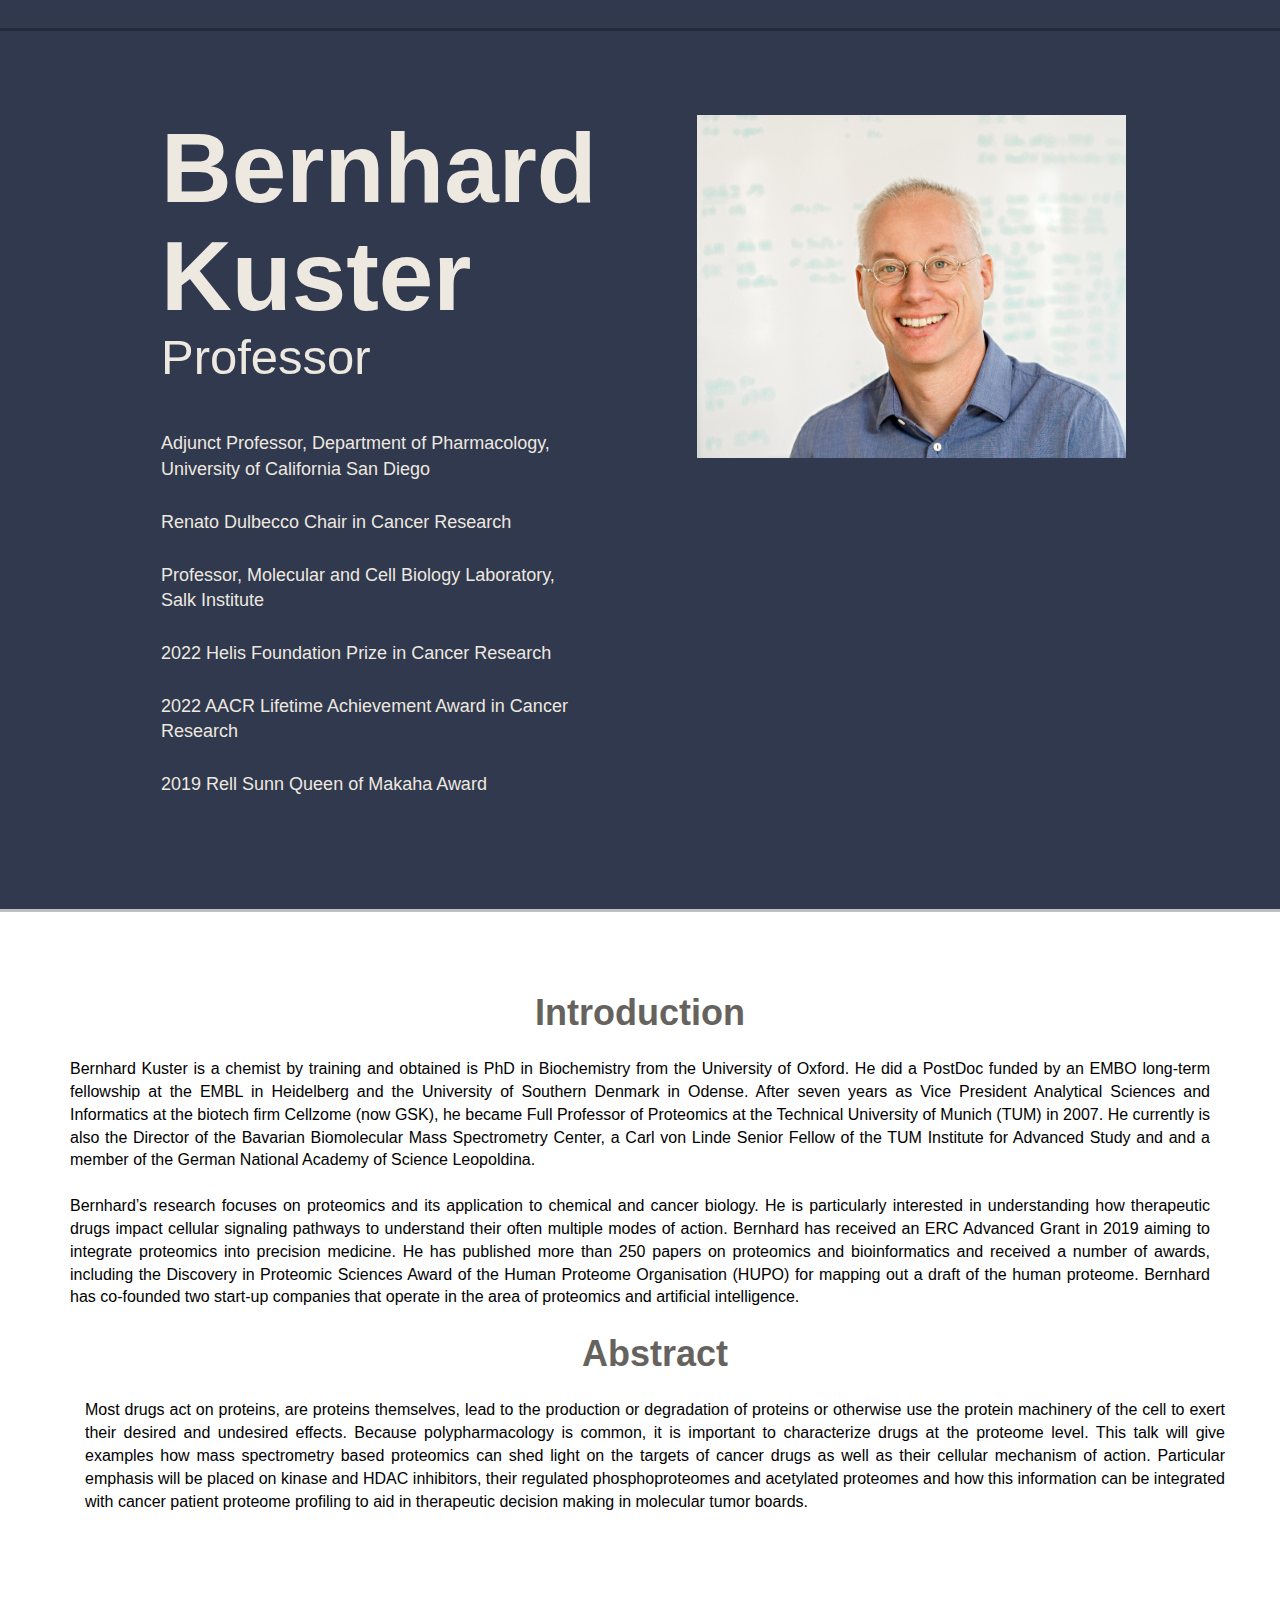
<file: person/Bernhard Kuster.html>
<!DOCTYPE html>
<html>
<head>
  <title>Bernhard Kuster</title>
  <link href="css/bootstrap.css" rel='stylesheet' type='text/css'/>
  <!-- Custom Theme files -->
  <link href="css/style.css" rel="stylesheet" type="text/css" media="all"/>
  <!-- Custom Theme files -->
  <meta name="viewport" content="width=device-width, initial-scale=1" charset="utf-8">
  <script type="application/x-javascript"> addEventListener("load", function () {
    setTimeout(hideURLbar, 0);
  }, false);

  function hideURLbar() {
    window.scrollTo(0, 1);
  } </script>
  <!-- jQuery (necessary for Bootstrap's JavaScript plugins) -->
  <script src="js/jquery.min.js"></script>
  <script type="text/javascript" src="js/move-top.js"></script>
  <script type="text/javascript" src="js/easing.js"></script>
  <script type="text/javascript">
    jQuery(document).ready(function ($) {
      $(".scroll").click(function (event) {
        event.preventDefault();
        $('html,body').animate({scrollTop: $(this.hash).offset().top}, 1200);
      });
    });
  </script>
</head>
<body>
<!-- header-section-starts -->
<div class="header">
  <div class="header-top">
    <div class="container">
    </div>
  </div>

  <div class="index-banner">
    <div class="container">
      <div class="wmuSlider example1">
        <div class="wmuSliderWrapper">
          <article style="position: absolute; width: 100%; opacity: 0;">
            <div class="banner-wrap">
              <div class="bannertop_box">
                <h1 style="font-size: 7em;">Bernhard Kuster<span>Professor</span></h1>
                <label></label>
                <p style="font-size:18px;">Adjunct Professor, Department of Pharmacology, University of California San
                  Diego</p>
                <p style="font-size:18px;">Renato Dulbecco Chair in Cancer Research</p>
                <p style="font-size:18px;">Professor, Molecular and Cell Biology Laboratory, Salk Institute</p>
                <p style="font-size:18px;">2022 Helis Foundation Prize in Cancer Research</p>
                <p style="font-size:18px;">2022 AACR Lifetime Achievement Award in Cancer Research</p>
                <p style="font-size:18px;">2019 Rell Sunn Queen of Makaha Award</p>
              </div>

              <div class="banner_right">
                <a href="javascript:;"><img src="images/BernhardKuster2.jpg" class="img-responsive" alt=""/></a>
              </div>
              <div class="clearfix"></div>
            </div>
          </article>
        </div>

      </div>
      <script src="js/jquery.wmuSlider.js"></script>
      <script>
        $('.example1').wmuSlider();
      </script>
    </div>
  </div>
</div>
<!-- header-section-ends -->
<!-- content-starts -->
<div class="content">
  <!-- about-section-starts -->
  <div class="about-section" id="aboutus">
    <div class="about-section-head text-center">
      <div class="container">
        <h3>Introduction</h3>
        <p style="text-align:justify;font-size:16px;color:#000;">Bernhard Kuster is a chemist by training and obtained is PhD in Biochemistry from the University of Oxford. He did a PostDoc funded by an EMBO long-term fellowship at the EMBL in Heidelberg and the University of Southern Denmark in Odense. After seven years as Vice President Analytical Sciences and Informatics at the biotech firm Cellzome (now GSK), he became Full Professor of Proteomics at the Technical University of Munich (TUM) in 2007. He currently is also the Director of the Bavarian Biomolecular Mass Spectrometry Center, a Carl von Linde Senior Fellow of the TUM Institute for Advanced Study and and a member of the German National Academy of Science Leopoldina.
        <br >
        <br >

        <p style="text-align:justify;font-size:16px;color:#000;">Bernhard’s research focuses on proteomics and its application to chemical and cancer biology. He is particularly interested in understanding how therapeutic drugs impact cellular signaling pathways to understand their often multiple modes of action. Bernhard has received an ERC Advanced Grant in 2019 aiming to integrate proteomics into precision medicine. He has published more than 250 papers on proteomics and bioinformatics and received a number of awards, including the Discovery in Proteomic Sciences Award of the Human Proteome Organisation (HUPO) for mapping out a draft of the human proteome. Bernhard has co-founded two start-up companies that operate in the area of proteomics and artificial intelligence.</p>
        <div class="container">
          <h3>Abstract</h3>
          <p style="text-align:justify;font-size:16px;color:#000;">Most drugs act on proteins, are proteins themselves, lead to the production or degradation of proteins or otherwise use the protein machinery of the cell to exert their desired and undesired effects. Because polypharmacology is common, it is important to characterize drugs at the proteome level. This talk will give examples how mass spectrometry based proteomics can shed light on the targets of cancer drugs as well as their cellular mechanism of action. Particular emphasis will be placed on kinase and HDAC inhibitors, their regulated phosphoproteomes and acetylated proteomes and how this information can be integrated with cancer patient proteome profiling to aid in therapeutic decision making in molecular tumor boards.</p>
          <br/>

        </div>
        <div class="col-md-3 about-section-bottom-left-grid">
          <h4>Hobby</h4>
        </div>
        <div class="col-md-9 about-section-bottom-right-grid">
          <p>Music | Movies | Sport | Art | Photography</p>
        </div>
        <div class="clearfix"></div>
      </div>
    </div>
  </div>
</div>
</body>
</html>
</file>
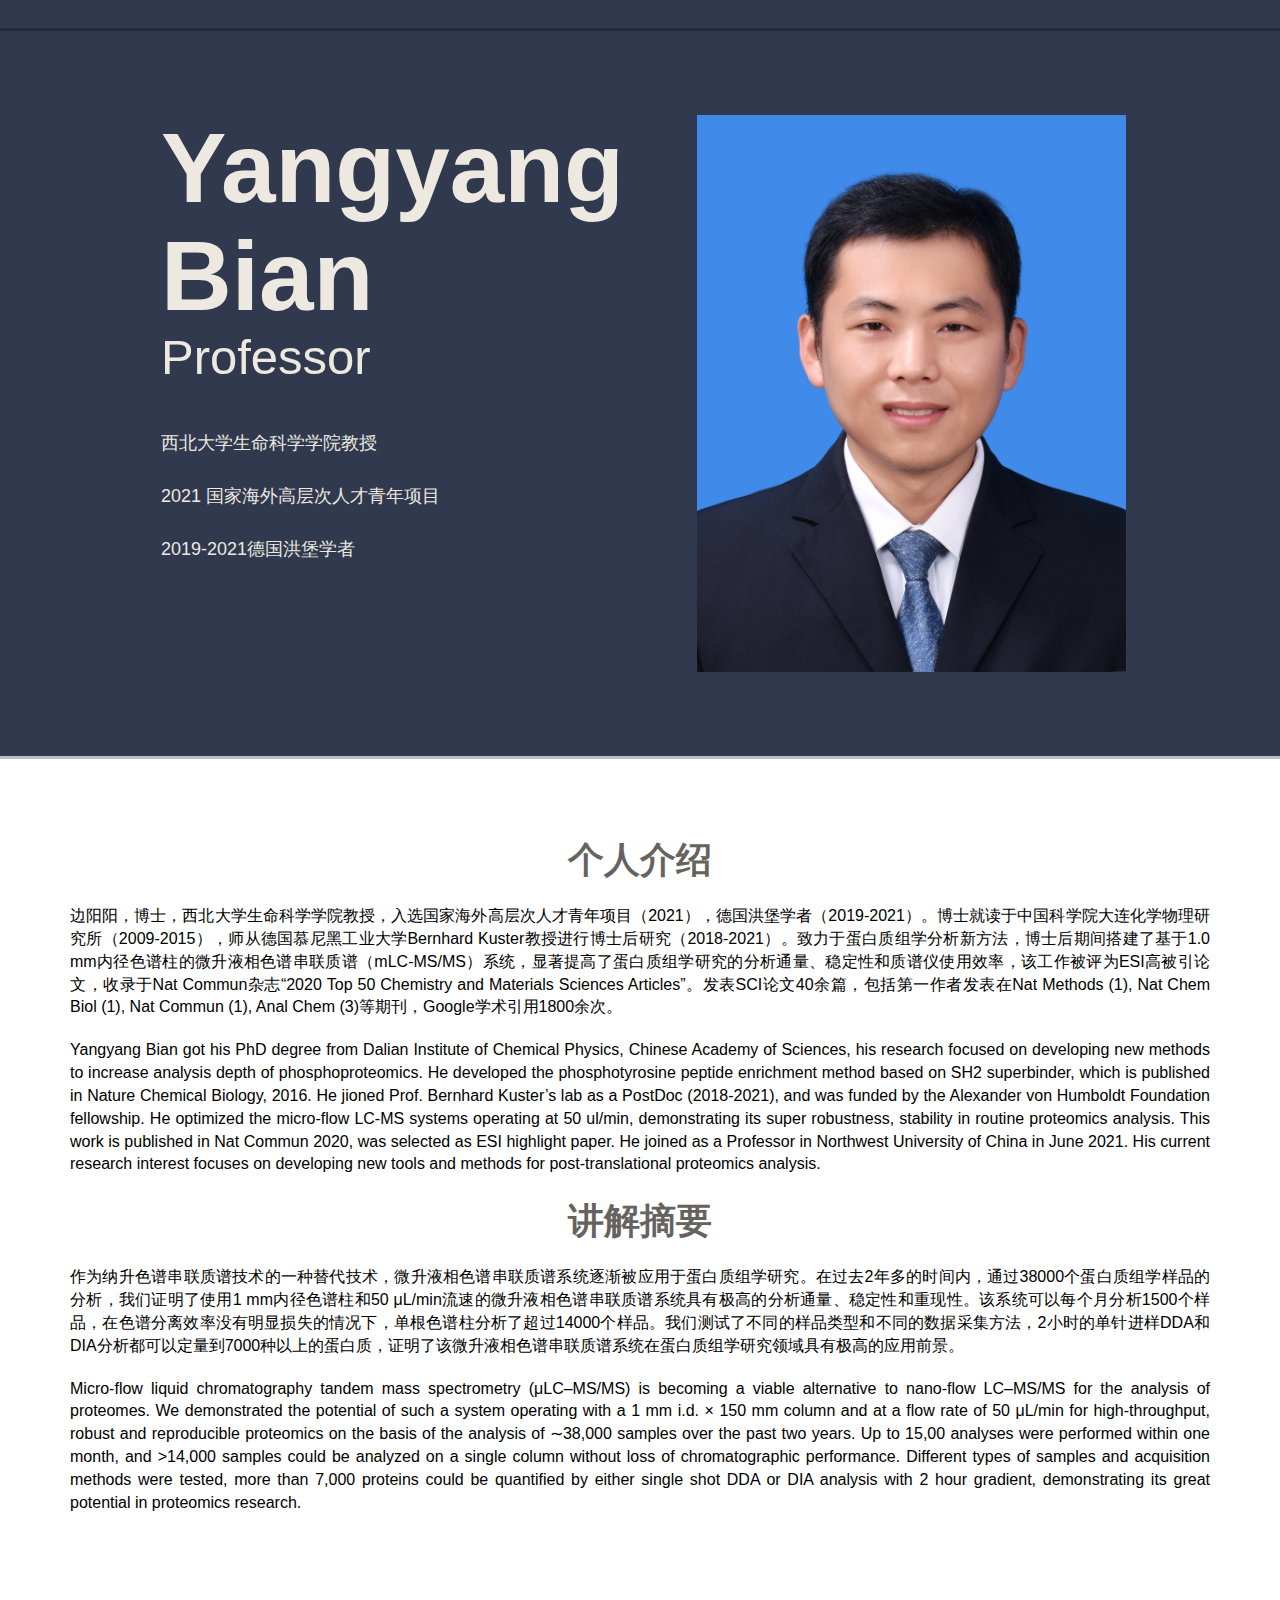
<file: person/bianyangyang.html>
<!DOCTYPE html>
<html>
<head>
  <title> Yangyang Bian</title>
  <link href="css/bootstrap.css" rel='stylesheet' type='text/css'/>
  <!-- Custom Theme files -->
  <link href="css/style.css" rel="stylesheet" type="text/css" media="all"/>
  <!-- Custom Theme files -->
  <meta name="viewport" content="width=device-width, initial-scale=1" charset="utf-8">
  <script type="application/x-javascript"> addEventListener("load", function () {
    setTimeout(hideURLbar, 0);
  }, false);

  function hideURLbar() {
    window.scrollTo(0, 1);
  } </script>
  <!-- jQuery (necessary for Bootstrap's JavaScript plugins) -->
  <script src="js/jquery.min.js"></script>
  <script type="text/javascript" src="js/move-top.js"></script>
  <script type="text/javascript" src="js/easing.js"></script>
  <script type="text/javascript">
    jQuery(document).ready(function ($) {
      $(".scroll").click(function (event) {
        event.preventDefault();
        $('html,body').animate({scrollTop: $(this.hash).offset().top}, 1200);
      });
    });
  </script>
</head>
<body>
<!-- header-section-starts -->
<div class="header">
  <div class="header-top">
    <div class="container">
    </div>
  </div>

  <div class="index-banner">
    <div class="container">
      <div class="wmuSlider example1">
        <div class="wmuSliderWrapper">
          <article style="position: absolute; width: 100%; opacity: 0;">
            <div class="banner-wrap">
              <div class="bannertop_box">
                <h1 style="font-size: 7em;">Yangyang Bian<span>Professor </span></h1>
                <label></label>
                <p style="font-size:18px;">西北大学生命科学学院教授
                <p style="font-size:18px;">2021 国家海外高层次人才青年项目
                <p style="font-size:18px;">2019-2021德国洪堡学者
              </div>

              <div class="banner_right">
                <a href="javascript:;"><img
                        src="images/bianyangyang2.jpg" class="img-responsive" alt=""/></a>
              </div>
              <div class="clearfix"></div>
            </div>
          </article>
        </div>

      </div>
      <script src="js/jquery.wmuSlider.js"></script>
      <script>
        $('.example1').wmuSlider();
      </script>
    </div>
  </div>
</div>
<!-- header-section-ends -->
<!-- content-starts -->
<div class="content">
  <!-- about-section-starts -->
  <div class="about-section" id="aboutus">
    <div class="about-section-head text-center">
      <div class="container">
        <h3>个人介绍</h3>
        <p style="text-align:justify;font-size:16px;color:#000;">
          边阳阳，博士，西北大学生命科学学院教授，入选国家海外高层次人才青年项目（2021），德国洪堡学者（2019-2021）。博士就读于中国科学院大连化学物理研究所（2009-2015），师从德国慕尼黑工业大学Bernhard
          Kuster教授进行博士后研究（2018-2021）。致力于蛋白质组学分析新方法，博士后期间搭建了基于1.0
          mm内径色谱柱的微升液相色谱串联质谱（mLC-MS/MS）系统，显著提高了蛋白质组学研究的分析通量、稳定性和质谱仪使用效率，该工作被评为ESI高被引论文，收录于Nat Commun杂志“2020 Top 50
          Chemistry and Materials Sciences Articles”。发表SCI论文40余篇，包括第一作者发表在Nat Methods (1), Nat Chem Biol (1), Nat Commun
          (1), Anal Chem (3)等期刊，Google学术引用1800余次。</p>
        <br/>
        <p style="text-align:justify;font-size:16px;color:#000;">Yangyang Bian got his PhD degree from Dalian Institute
          of Chemical Physics, Chinese Academy of Sciences, his research focused on developing new methods to increase
          analysis depth of phosphoproteomics. He developed the phosphotyrosine peptide enrichment method based on SH2
          superbinder, which is published in Nature Chemical Biology, 2016. He jioned Prof. Bernhard Kuster’s lab as a
          PostDoc (2018-2021), and was funded by the Alexander von Humboldt Foundation fellowship. He optimized the
          micro-flow LC-MS systems operating at 50 ul/min, demonstrating its super robustness, stability in routine
          proteomics analysis. This work is published in Nat Commun 2020, was selected as ESI highlight paper. He joined
          as a Professor in Northwest University of China in June 2021. His current research interest focuses on
          developing new tools and methods for post-translational proteomics analysis.</p>
      </div>
      <div class="container">
        <h3>讲解摘要</h3>
        <p style="text-align:justify;font-size:16px;color:#000;">
          作为纳升色谱串联质谱技术的一种替代技术，微升液相色谱串联质谱系统逐渐被应用于蛋白质组学研究。在过去2年多的时间内，通过38000个蛋白质组学样品的分析，我们证明了使用1 mm内径色谱柱和50
          μL/min流速的微升液相色谱串联质谱系统具有极高的分析通量、稳定性和重现性。该系统可以每个月分析1500个样品，在色谱分离效率没有明显损失的情况下，单根色谱柱分析了超过14000个样品。我们测试了不同的样品类型和不同的数据采集方法，2小时的单针进样DDA和DIA分析都可以定量到7000种以上的蛋白质，证明了该微升液相色谱串联质谱系统在蛋白质组学研究领域具有极高的应用前景。</p>
        <br/>
        <p style="text-align:justify;font-size:16px;color:#000;">Micro-flow liquid chromatography tandem mass
          spectrometry (μLC–MS/MS) is becoming a viable alternative to nano-flow LC–MS/MS for the analysis of proteomes.
          We demonstrated the potential of such a system operating with a 1 mm i.d. × 150 mm column and at a flow rate
          of 50 μL/min for high-throughput, robust and reproducible proteomics on the basis of the analysis of ∼38,000
          samples over the past two years. Up to 15,00 analyses were performed within one month, and >14,000 samples
          could be analyzed on a single column without loss of chromatographic performance. Different types of samples
          and acquisition methods were tested, more than 7,000 proteins could be quantified by either single shot DDA or
          DIA analysis with 2 hour gradient, demonstrating its great potential in proteomics research.</p>
      </div>
    </div>
    <div class="col-md-3 about-section-bottom-left-grid">
      <h4>Hobby</h4>
    </div>
    <div class="col-md-9 about-section-bottom-right-grid">
      <p>Music | Movies | Sport | Art | Photography</p>
    </div>
    <div class="clearfix"></div>
  </div>
</div>
</div>
</div>
</body>
</html>
</file>
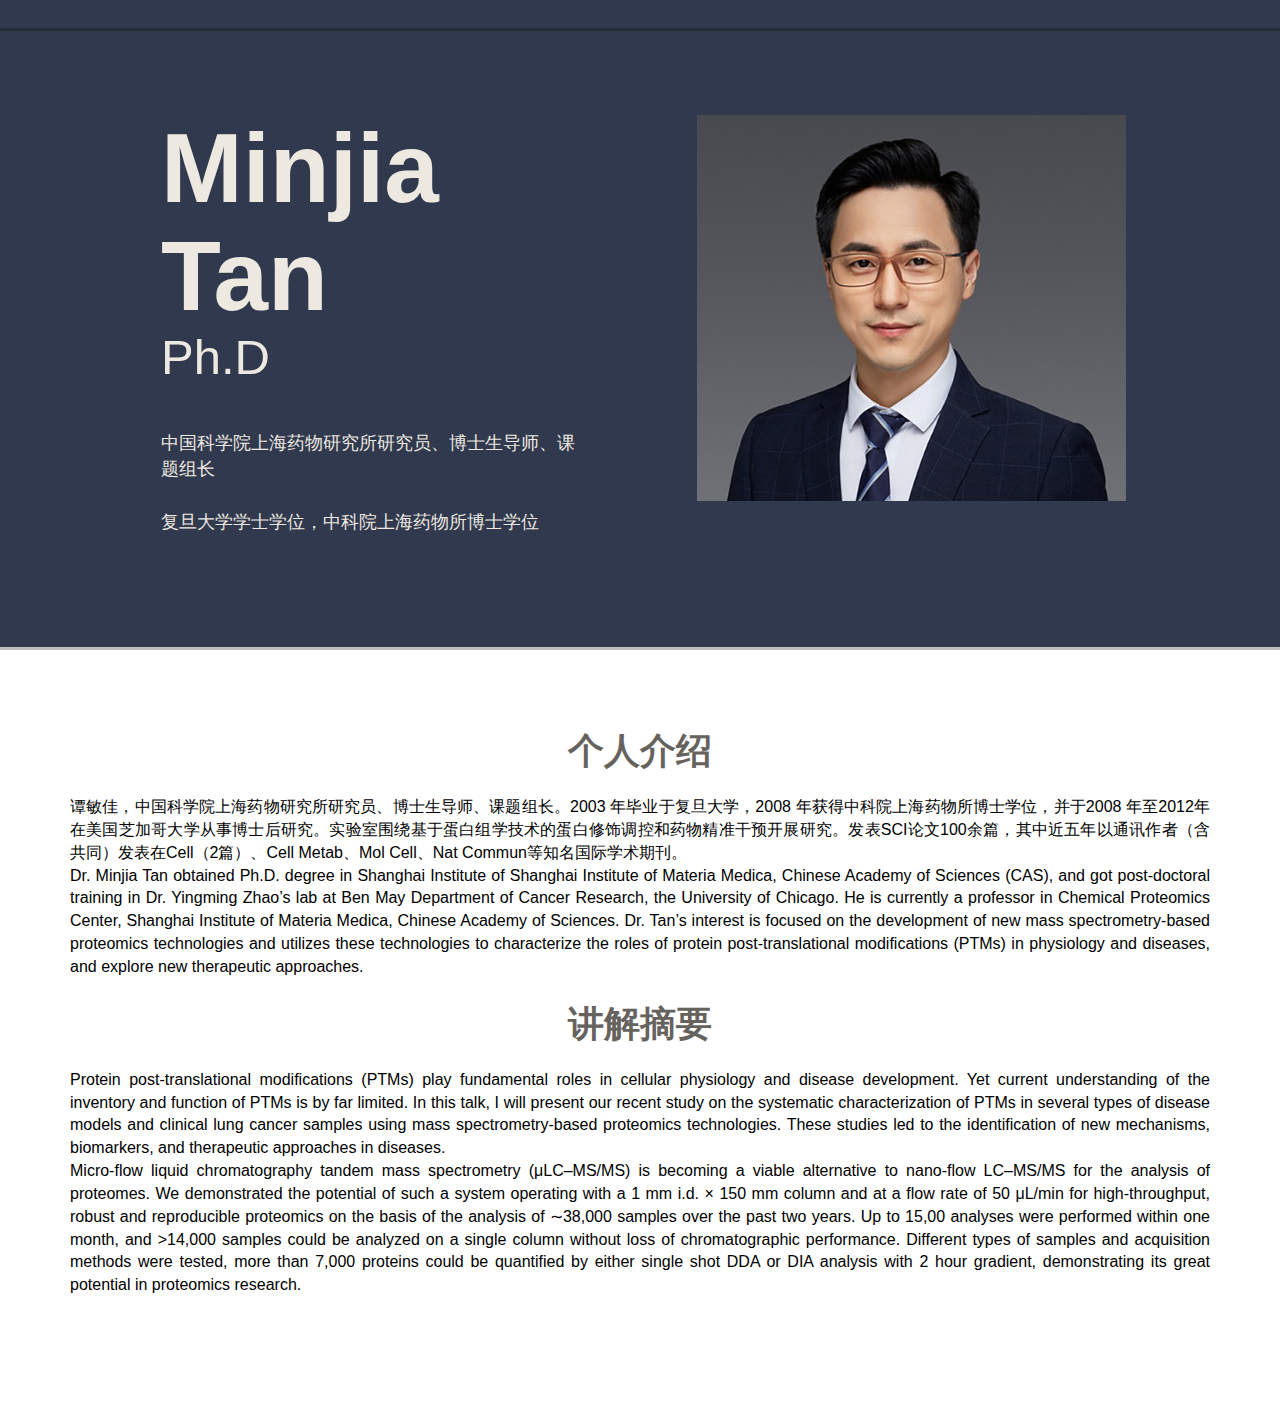
<file: person/mianjiatan.html>
<!DOCTYPE html>
<html>
<head>
  <title>Minjia Tan</title>
  <link href="css/bootstrap.css" rel='stylesheet' type='text/css'/>
  <!-- Custom Theme files -->
  <link href="css/style.css" rel="stylesheet" type="text/css" media="all"/>
  <!-- Custom Theme files -->
  <meta name="viewport" content="width=device-width, initial-scale=1" charset="utf-8">
  <script type="application/x-javascript"> addEventListener("load", function () {
    setTimeout(hideURLbar, 0);
  }, false);

  function hideURLbar() {
    window.scrollTo(0, 1);
  } </script>
  <!-- jQuery (necessary for Bootstrap's JavaScript plugins) -->
  <script src="js/jquery.min.js"></script>
  <script type="text/javascript" src="js/move-top.js"></script>
  <script type="text/javascript" src="js/easing.js"></script>
  <script type="text/javascript">
    jQuery(document).ready(function ($) {
      $(".scroll").click(function (event) {
        event.preventDefault();
        $('html,body').animate({scrollTop: $(this.hash).offset().top}, 1200);
      });
    });
  </script>
</head>
<body>
<!-- header-section-starts -->
<div class="header">
  <div class="header-top">
    <div class="container">
    </div>
  </div>

  <div class="index-banner">
    <div class="container">
      <div class="wmuSlider example1">
        <div class="wmuSliderWrapper">
          <article style="position: absolute; width: 100%; opacity: 0;">
            <div class="banner-wrap">
              <div class="bannertop_box">
                <h1 style="font-size: 7em;">Minjia Tan<span>Ph.D</span></h1>
                <label></label>
                <p style="font-size:18px;">中国科学院上海药物研究所研究员、博士生导师、课题组长</p>
                <p style="font-size:18px;">复旦大学学士学位，中科院上海药物所博士学位</p>
              </div>
              <div class="banner_right">
                <a href="javascript:;"><img src="images/minjiatan2.jpg" class="img-responsive" alt=""/></a>
              </div>
              <div class="clearfix"></div>

            </div>
          </article>
        </div>

      </div>
      <script src="js/jquery.wmuSlider.js"></script>
      <script>
        $('.example1').wmuSlider();
      </script>
    </div>
  </div>
</div>
<!-- header-section-ends -->
<!-- content-starts -->
<div class="content">
  <!-- about-section-starts -->
  <div class="about-section" id="aboutus">
    <div class="about-section-head text-center">
      <div class="container">
        <h3>个人介绍</h3>
        <p style="text-align:justify;font-size:16px;color:#000;">谭敏佳，中国科学院上海药物研究所研究员、博士生导师、课题组长。2003 年毕业于复旦大学，2008
          年获得中科院上海药物所博士学位，并于2008
          年至2012年在美国芝加哥大学从事博士后研究。实验室围绕基于蛋白组学技术的蛋白修饰调控和药物精准干预开展研究。发表SCI论文100余篇，其中近五年以通讯作者（含共同）发表在Cell（2篇）、Cell Metab、Mol
          Cell、Nat Commun等知名国际学术期刊。
          <br/>
        <p style="text-align:justify;font-size:16px;color:#000;">Dr. Minjia Tan obtained Ph.D. degree in Shanghai
          Institute of Shanghai Institute of Materia Medica, Chinese Academy of Sciences (CAS), and got post-doctoral
          training in Dr. Yingming Zhao’s lab at Ben May Department of Cancer Research, the University of Chicago. He is
          currently a professor in Chemical Proteomics Center, Shanghai Institute of Materia Medica, Chinese Academy of
          Sciences. Dr. Tan’s interest is focused on the development of new mass spectrometry-based proteomics
          technologies and utilizes these technologies to characterize the roles of protein post-translational
          modifications (PTMs) in physiology and diseases, and explore new therapeutic approaches.
      </div>
      <div class="container">
        <h3>讲解摘要</h3>
        <p style="text-align:justify;font-size:16px;color:#000;">Protein post-translational modifications (PTMs) play
          fundamental roles in cellular physiology and disease development. Yet current understanding of the inventory
          and function of PTMs is by far limited. In this talk, I will present our recent study on the systematic
          characterization of PTMs in several types of disease models and clinical lung cancer samples using mass
          spectrometry-based proteomics technologies. These studies led to the identification of new mechanisms,
          biomarkers, and therapeutic approaches in diseases.
          <br/>
        <p style="text-align:justify;font-size:16px;color:#000;">Micro-flow liquid chromatography tandem mass
          spectrometry (μLC–MS/MS) is becoming a viable alternative to nano-flow LC–MS/MS for the analysis of proteomes.
          We demonstrated the potential of such a system operating with a 1 mm i.d. × 150 mm column and at a flow rate
          of 50 μL/min for high-throughput, robust and reproducible proteomics on the basis of the analysis of ∼38,000
          samples over the past two years. Up to 15,00 analyses were performed within one month, and >14,000 samples
          could be analyzed on a single column without loss of chromatographic performance. Different types of samples
          and acquisition methods were tested, more than 7,000 proteins could be quantified by either single shot DDA or
          DIA analysis with 2 hour gradient, demonstrating its great potential in proteomics research.</p>
      </div>
    </div>
    <div class="col-md-3 about-section-bottom-left-grid">
      <h4>Hobby</h4>
    </div>
    <div class="col-md-9 about-section-bottom-right-grid">
      <p>Music | Movies | Sport | Art | Photography</p>
    </div>
    <div class="clearfix"></div>
  </div>
</div>
</div>
</div>
</body>
</html>
</file>
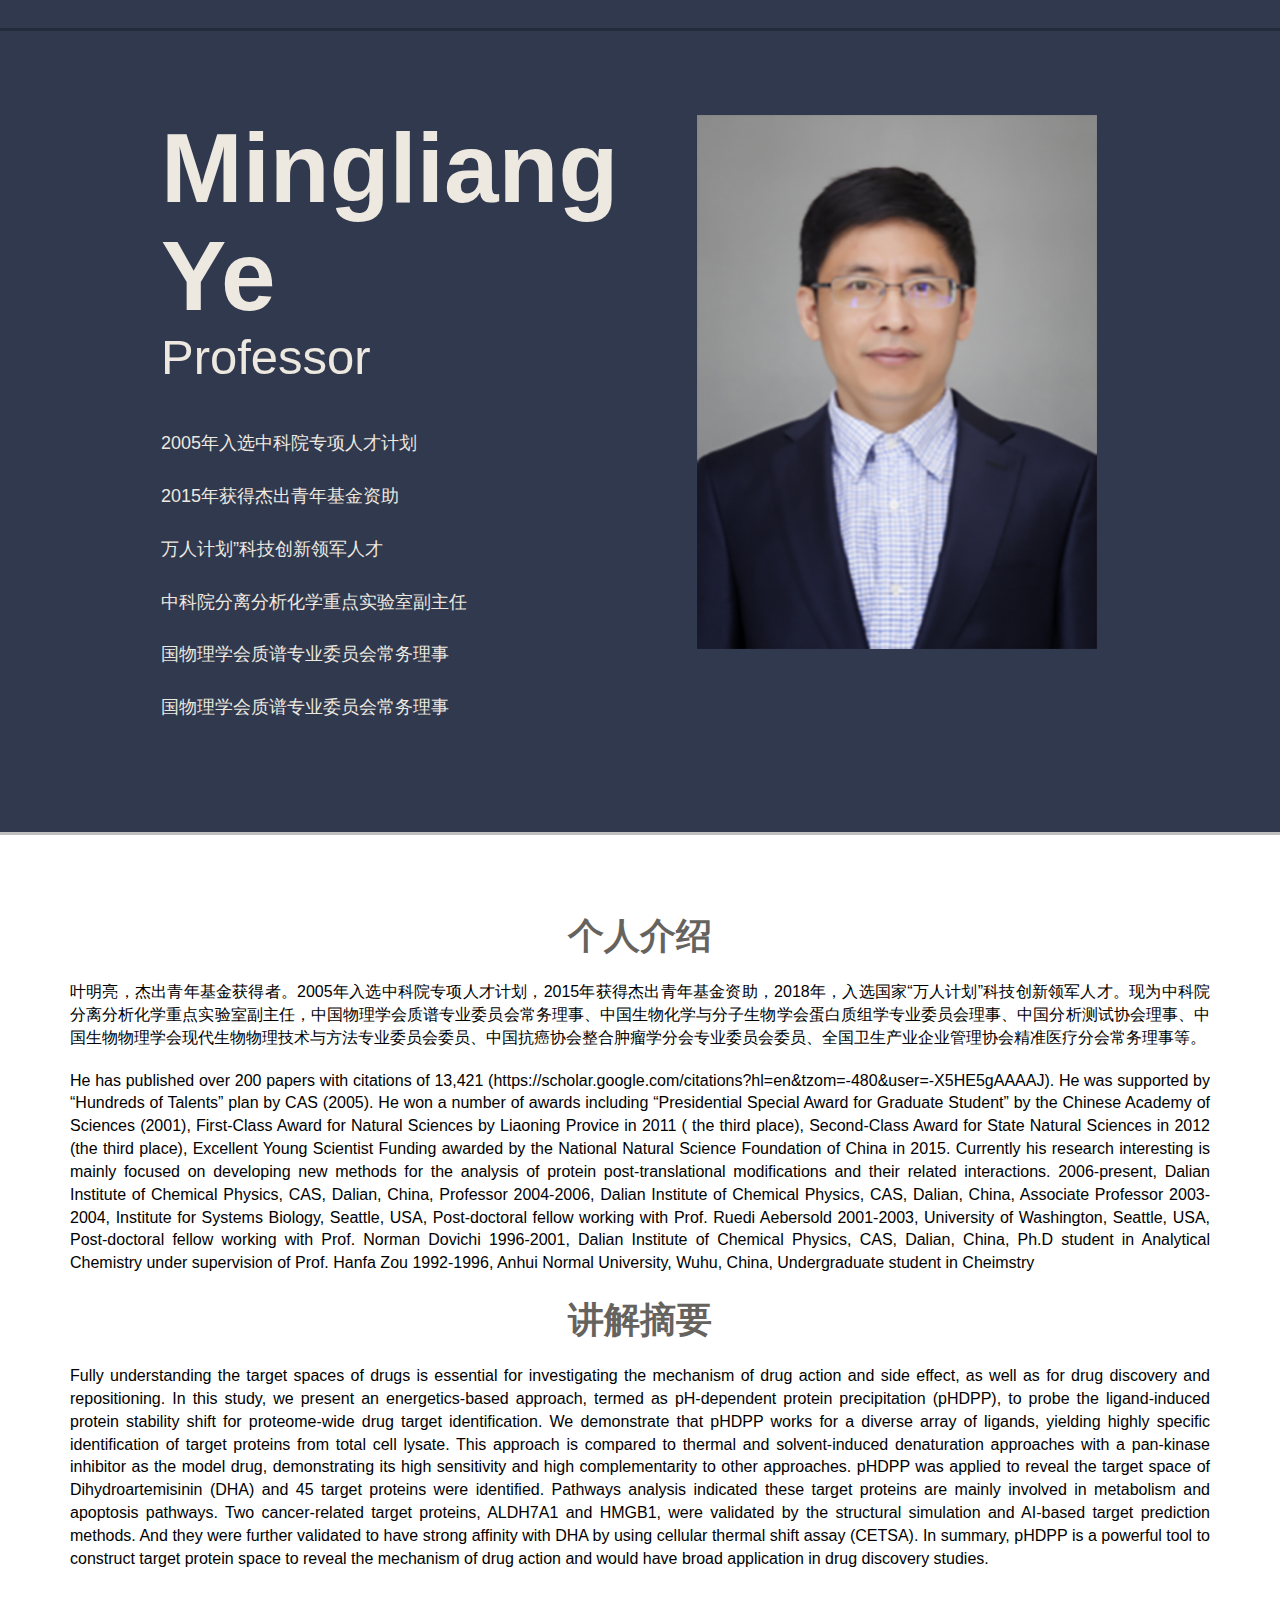
<file: person/mingliangye.html>
<!DOCTYPE html>
<html>
<head>
<title>Mingliang Ye</title>
<link href="css/bootstrap.css" rel='stylesheet' type='text/css' />
<!-- Custom Theme files -->
<link href="css/style.css" rel="stylesheet" type="text/css" media="all" />
<!-- Custom Theme files -->
<meta name="viewport" content="width=device-width, initial-scale=1" charset="utf-8">
<script type="application/x-javascript"> addEventListener("load", function() { setTimeout(hideURLbar, 0); }, false); function hideURLbar(){ window.scrollTo(0,1); } </script>
<!-- jQuery (necessary for Bootstrap's JavaScript plugins) -->
<script src="js/jquery.min.js"></script>
<script type="text/javascript" src="js/move-top.js"></script>
<script type="text/javascript" src="js/easing.js"></script>
<script type="text/javascript">
			jQuery(document).ready(function($) {
				$(".scroll").click(function(event){
					event.preventDefault();
					$('html,body').animate({scrollTop:$(this.hash).offset().top},1200);
				});
			});
		</script>
</head>
<body>
  <!-- header-section-starts -->
    <div class="header">
	       <div class="header-top">
		   <div class="container">
		   </div>
	   </div>

	<div class="index-banner">
	  <div class="container">
       	   <div class="wmuSlider example1">
			   <div class="wmuSliderWrapper">
				   <article style="position: absolute; width: 100%; opacity: 0;">
				   	<div class="banner-wrap">
				   	       <div class="bannertop_box">
				   		 		<h1 style="font-size: 7em;">Mingliang Ye<span>Professor</span></h1>
								<label></label>
								<p style="font-size:18px;">2005年入选中科院专项人才计划
								<p style="font-size:18px;">2015年获得杰出青年基金资助
								<p style="font-size:18px;">万人计划”科技创新领军人才
								<p style="font-size:18px;">中科院分离分析化学重点实验室副主任
								<p style="font-size:18px;">国物理学会质谱专业委员会常务理事
								<p style="font-size:18px;">国物理学会质谱专业委员会常务理事
								</div>

				   		 	<div class="banner_right">
				   		 		<a href="javascript:;"><img style="display:block;width: 400px;" src="images/mingliangye2.png" class="img-responsive" alt="" /></a>
				   		 	</div>
				   		 	<div class="clearfix"></div>
				   	  </div>
					</article>
				 </div>

            </div>
            <script src="js/jquery.wmuSlider.js"></script>
			  <script>
       			$('.example1').wmuSlider();
   		     </script>
      </div>
	  </div>
	  </div>
  <!-- header-section-ends -->
  <!-- content-starts -->
  <div class="content">
  <!-- about-section-starts -->
    <div class="about-section" id="aboutus">
	    <div class="about-section-head text-center">
		   <div class="container">
		      <h3>个人介绍</h3>
			   <p style="text-align:justify;font-size:16px;color:#000;">叶明亮，杰出青年基金获得者。2005年入选中科院专项人才计划，2015年获得杰出青年基金资助，2018年，入选国家“万人计划”科技创新领军人才。现为中科院分离分析化学重点实验室副主任，中国物理学会质谱专业委员会常务理事、中国生物化学与分子生物学会蛋白质组学专业委员会理事、中国分析测试协会理事、中国生物物理学会现代生物物理技术与方法专业委员会委员、中国抗癌协会整合肿瘤学分会专业委员会委员、全国卫生产业企业管理协会精准医疗分会常务理事等。</p>
</br>
			  <p style="text-align:justify;font-size:16px;color:#000;">He has published over 200 papers with citations of 13,421	 (https://scholar.google.com/citations?hl=en&tzom=-480&user=-X5HE5gAAAAJ).  He was supported by “Hundreds of Talents” plan by CAS (2005). He won a number of awards including “Presidential Special Award for Graduate Student” by the Chinese Academy of Sciences (2001), First-Class Award for Natural Sciences by Liaoning Provice in 2011 ( the third place), Second-Class Award for State Natural Sciences in 2012 (the third place), Excellent Young Scientist Funding awarded by the National Natural Science Foundation of China in 2015. Currently his research interesting is mainly focused on developing new methods for the analysis of protein post-translational modifications and their related interactions.
		   2006-present, Dalian Institute of Chemical Physics, CAS, Dalian, China, Professor
2004-2006, Dalian Institute of Chemical Physics, CAS, Dalian, China, Associate  Professor
2003-2004, Institute for Systems Biology, Seattle, USA, Post-doctoral fellow working with Prof. Ruedi Aebersold
2001-2003, University of Washington, Seattle, USA, Post-doctoral fellow working with Prof. Norman Dovichi
1996-2001, Dalian Institute of Chemical Physics, CAS, Dalian, China, Ph.D student in Analytical Chemistry under supervision of Prof. Hanfa Zou
1992-1996, Anhui Normal University, Wuhu, China, Undergraduate student in Cheimstry
		   </div>
		   <div class="container">
		      <h3>讲解摘要</h3>

			  <p style="text-align:justify;font-size:16px;color:#000;">Fully understanding the target spaces of drugs is essential for investigating the mechanism of drug action and side effect, as well as for drug discovery and repositioning. In this study, we present an energetics-based approach, termed as pH-dependent protein precipitation (pHDPP), to probe the ligand-induced protein stability shift for proteome-wide drug target identification. We demonstrate that pHDPP works for a diverse array of ligands, yielding highly specific identification of target proteins from total cell lysate. This approach is compared to thermal and solvent-induced denaturation approaches with a pan-kinase inhibitor as the model drug, demonstrating its high sensitivity and high complementarity to other approaches. pHDPP was applied to reveal the target space of Dihydroartemisinin (DHA) and 45 target proteins were identified. Pathways analysis indicated these target proteins are mainly involved in metabolism and apoptosis pathways. Two cancer-related target proteins, ALDH7A1 and HMGB1, were validated by the structural simulation and AI-based target prediction methods. And they were further validated to have strong affinity with DHA by using cellular thermal shift assay (CETSA). In summary, pHDPP is a powerful tool to construct target protein space to reveal the mechanism of drug action and would have broad application in drug discovery studies.
		</div>
			       <div class="col-md-3 about-section-bottom-left-grid">
				      <h4>Hobby</h4>
				   </div>
				   <div class="col-md-9 about-section-bottom-right-grid">
				      <p>Music | Movies | Sport | Art | Photography</p>
				   </div>
				   <div class="clearfix"></div>
			   </div>
			</div>
		</div>
	</div>
</body>
</html>
</file>
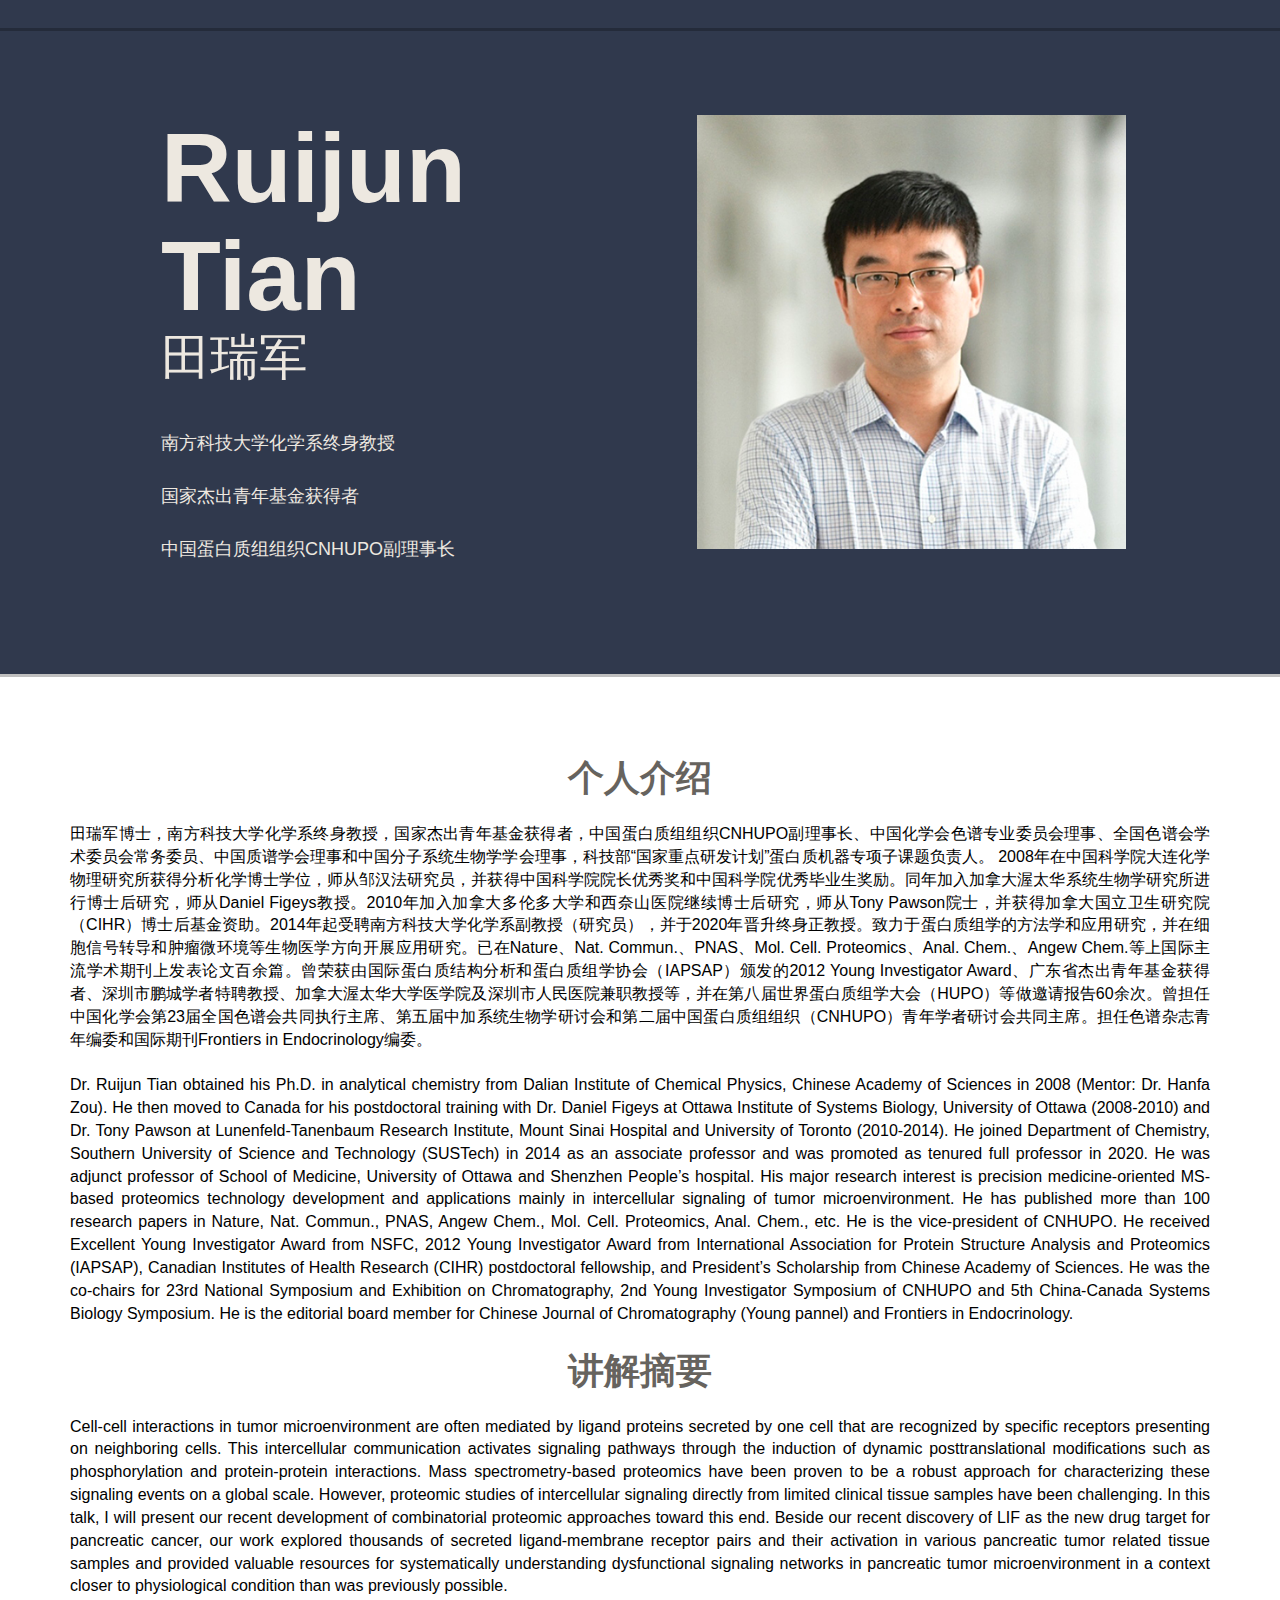
<file: person/Ruijun Tian.html>
<!DOCTYPE html>
<html>
<head>
<title>Ruijun Tian</title>
<link href="css/bootstrap.css" rel='stylesheet' type='text/css' />
<!-- Custom Theme files -->
<link href="css/style.css" rel="stylesheet" type="text/css" media="all" />
<!-- Custom Theme files -->
<meta name="viewport" content="width=device-width, initial-scale=1" charset="utf-8">
<script type="application/x-javascript"> addEventListener("load", function() { setTimeout(hideURLbar, 0); }, false); function hideURLbar(){ window.scrollTo(0,1); } </script>
<!-- jQuery (necessary for Bootstrap's JavaScript plugins) -->
<script src="js/jquery.min.js"></script>
<script type="text/javascript" src="js/move-top.js"></script>
<script type="text/javascript" src="js/easing.js"></script>
<script type="text/javascript">
			jQuery(document).ready(function($) {
				$(".scroll").click(function(event){
					event.preventDefault();
					$('html,body').animate({scrollTop:$(this.hash).offset().top},1200);
				});
			});
		</script>
</head>
<body>
  <!-- header-section-starts -->
    <div class="header">
	       <div class="header-top">
		   <div class="container">
		   </div>
	   </div>

	<div class="index-banner">
	  <div class="container">
       	   <div class="wmuSlider example1">
			   <div class="wmuSliderWrapper">
				   <article style="position: absolute; width: 100%; opacity: 0;">
				   	<div class="banner-wrap">
				   	       <div class="bannertop_box">
				   		 		<h1 style="font-size: 7em;">Ruijun Tian<span>田瑞军</span></h1>
								<label></label>
								<p style="font-size:18px;">南方科技大学化学系终身教授
								<p style="font-size:18px;">国家杰出青年基金获得者
								<p style="font-size:18px;">中国蛋白质组组织CNHUPO副理事长
								</div>

				   		 	<div class="banner_right">
								<a href="javascript:;"><img src="images/ruijuntian2.jpg" class="img-responsive" alt="" /></a>
				   		 	</div>
				   		 	<div class="clearfix"></div>
				   	  </div>
					</article>
				 </div>

            </div>
            <script src="js/jquery.wmuSlider.js"></script>
			  <script>
       			$('.example1').wmuSlider();
   		     </script>
      </div>
	  </div>
	  </div>
  <!-- header-section-ends -->
  <!-- content-starts -->
  <div class="content">
  <!-- about-section-starts -->
    <div class="about-section" id="aboutus">
	    <div class="about-section-head text-center">
		   <div class="container">
		      <h3>个人介绍</h3>
			  <p style="text-align:justify;font-size:16px;color:#000;">田瑞军博士，南方科技大学化学系终身教授，国家杰出青年基金获得者，中国蛋白质组组织CNHUPO副理事长、中国化学会色谱专业委员会理事、全国色谱会学术委员会常务委员、中国质谱学会理事和中国分子系统生物学学会理事，科技部“国家重点研发计划”蛋白质机器专项子课题负责人。 2008年在中国科学院大连化学物理研究所获得分析化学博士学位，师从邹汉法研究员，并获得中国科学院院长优秀奖和中国科学院优秀毕业生奖励。同年加入加拿大渥太华系统生物学研究所进行博士后研究，师从Daniel Figeys教授。2010年加入加拿大多伦多大学和西奈山医院继续博士后研究，师从Tony Pawson院士，并获得加拿大国立卫生研究院（CIHR）博士后基金资助。2014年起受聘南方科技大学化学系副教授（研究员），并于2020年晋升终身正教授。致力于蛋白质组学的方法学和应用研究，并在细胞信号转导和肿瘤微环境等生物医学方向开展应用研究。已在Nature、Nat. Commun.、PNAS、Mol. Cell. Proteomics、Anal. Chem.、Angew Chem.等上国际主流学术期刊上发表论文百余篇。曾荣获由国际蛋白质结构分析和蛋白质组学协会（IAPSAP）颁发的2012 Young Investigator Award、广东省杰出青年基金获得者、深圳市鹏城学者特聘教授、加拿大渥太华大学医学院及深圳市人民医院兼职教授等，并在第八届世界蛋白质组学大会（HUPO）等做邀请报告60余次。曾担任中国化学会第23届全国色谱会共同执行主席、第五届中加系统生物学研讨会和第二届中国蛋白质组组织（CNHUPO）青年学者研讨会共同主席。担任色谱杂志青年编委和国际期刊Frontiers in Endocrinology编委。
			  <br /><br />
			  <p style="text-align:justify;font-size:16px;color:#000;">Dr. Ruijun Tian obtained his Ph.D. in analytical chemistry from Dalian Institute of Chemical Physics, Chinese Academy of Sciences in 2008 (Mentor: Dr. Hanfa Zou). He then moved to Canada for his postdoctoral training with Dr. Daniel Figeys at Ottawa Institute of Systems Biology, University of Ottawa (2008-2010) and Dr. Tony Pawson at Lunenfeld-Tanenbaum Research Institute, Mount Sinai Hospital and University of Toronto (2010-2014). He joined Department of Chemistry, Southern University of Science and Technology (SUSTech) in 2014 as an associate professor and was promoted as tenured full professor in 2020. He was adjunct professor of School of Medicine, University of Ottawa and Shenzhen People’s hospital. His major research interest is precision medicine-oriented MS-based proteomics technology development and applications mainly in intercellular signaling of tumor microenvironment. He has published more than 100 research papers in Nature, Nat. Commun., PNAS, Angew Chem., Mol. Cell. Proteomics, Anal. Chem., etc. He is the vice-president of CNHUPO. He received Excellent Young Investigator Award from NSFC, 2012 Young Investigator Award from International Association for Protein Structure Analysis and Proteomics (IAPSAP), Canadian Institutes of Health Research (CIHR) postdoctoral fellowship, and President’s Scholarship from Chinese Academy of Sciences. He was the co-chairs for 23rd National Symposium and Exhibition on Chromatography, 2nd Young Investigator Symposium of CNHUPO and 5th China-Canada Systems Biology Symposium. He is the editorial board member for Chinese Journal of Chromatography (Young pannel) and Frontiers in Endocrinology.
</div>
		  <div class="container">
		      <h3>讲解摘要</h3>
			  <p style="text-align:justify;font-size:16px;color:#000;">Cell-cell interactions in tumor microenvironment are often mediated by ligand proteins secreted by one cell that are recognized by specific receptors presenting on neighboring cells. This intercellular communication activates signaling pathways through the induction of dynamic posttranslational modifications such as phosphorylation and protein-protein interactions. Mass spectrometry-based proteomics have been proven to be a robust approach for characterizing these signaling events on a global scale. However, proteomic studies of intercellular signaling directly from limited clinical tissue samples have been challenging. In this talk, I will present our recent development of combinatorial proteomic approaches toward this end. Beside our recent discovery of LIF as the new drug target for pancreatic cancer, our work explored thousands of secreted ligand-membrane receptor pairs and their activation in various pancreatic tumor related tissue samples and provided valuable resources for systematically understanding dysfunctional signaling networks in pancreatic tumor microenvironment in a context closer to physiological condition than was previously possible.</p>
				<br />
		   </div>
		</div>
			       <div class="col-md-3 about-section-bottom-left-grid">
				      <h4>Hobby</h4>
				   </div>
				   <div class="col-md-9 about-section-bottom-right-grid">
				      <p>Music | Movies | Sport | Art | Photography</p>
				   </div>
				   <div class="clearfix"></div>
			   </div>
			</div>
		</div>
	</div>
</body>
</html>
</file>
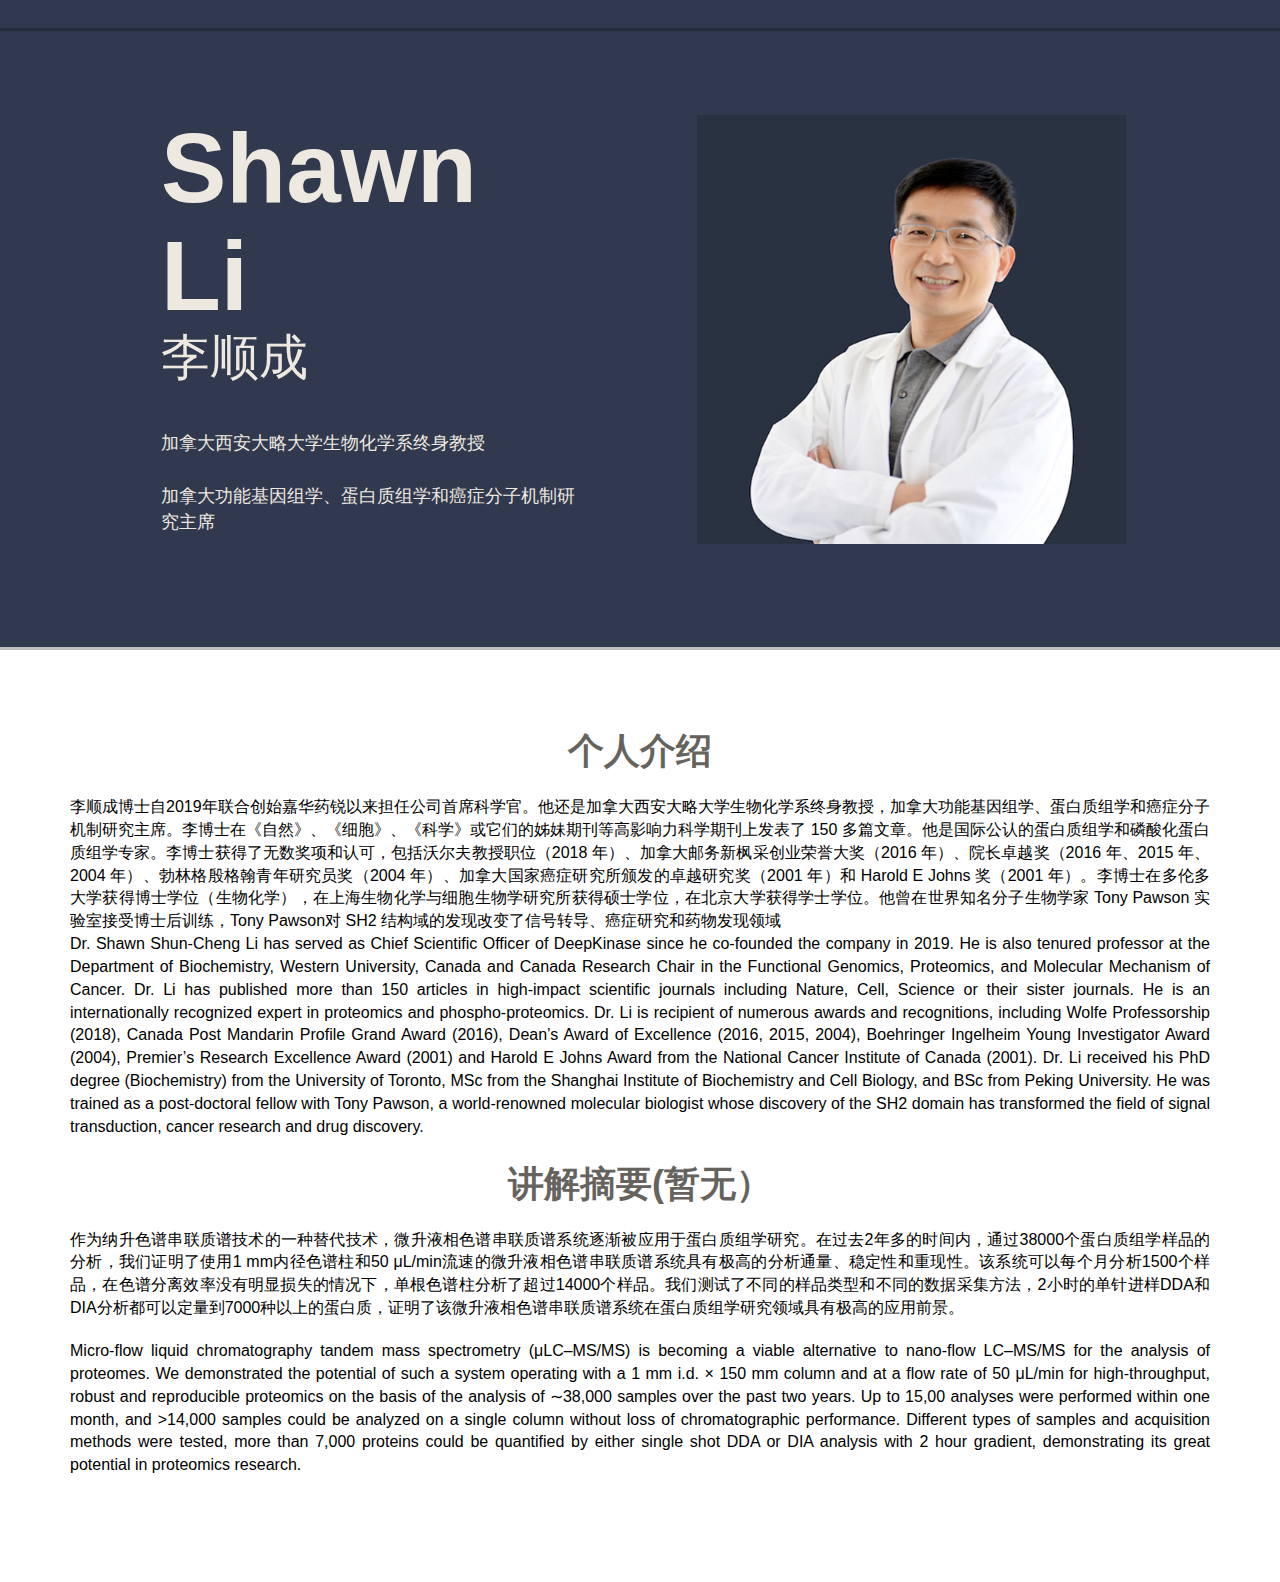
<file: person/Shawn.html>
<!DOCTYPE html>
<html>
<head>
<title>Shawn Li</title>
<link href="css/bootstrap.css" rel='stylesheet' type='text/css' />
<!-- Custom Theme files -->
<link href="css/style.css" rel="stylesheet" type="text/css" media="all" />
<!-- Custom Theme files -->
<meta name="viewport" content="width=device-width, initial-scale=1" charset="utf-8">
<script type="application/x-javascript"> addEventListener("load", function() { setTimeout(hideURLbar, 0); }, false); function hideURLbar(){ window.scrollTo(0,1); } </script>
<!-- jQuery (necessary for Bootstrap's JavaScript plugins) -->
<script src="js/jquery.min.js"></script>
<script type="text/javascript" src="js/move-top.js"></script>
<script type="text/javascript" src="js/easing.js"></script>
<script type="text/javascript">
			jQuery(document).ready(function($) {
				$(".scroll").click(function(event){
					event.preventDefault();
					$('html,body').animate({scrollTop:$(this.hash).offset().top},1200);
				});
			});
		</script>
</head>
<body>
  <!-- header-section-starts -->
    <div class="header">
	       <div class="header-top">
		   <div class="container">
		   </div>
	   </div>

	<div class="index-banner">
	  <div class="container">
       	   <div class="wmuSlider example1">
			   <div class="wmuSliderWrapper">
				   <article style="position: absolute; width: 100%; opacity: 0;">
				   	<div class="banner-wrap">
				   	       <div class="bannertop_box">
				   		 		<h1 style="font-size: 7em;">Shawn Li<span>李顺成</span></h1>
								<label></label>
								<p style="font-size:18px;">加拿大西安大略大学生物化学系终身教授
								<p style="font-size:18px;">加拿大功能基因组学、蛋白质组学和癌症分子机制研究主席
								</div>

				   		 	<div class="banner_right">
								<a href="javascript:;"><img src="images/shawn2.jpg" class="img-responsive" alt="" /></a>
				   		 	</div>
				   		 	<div class="clearfix"></div>
				   	  </div>
					</article>
				 </div>

            </div>
            <script src="js/jquery.wmuSlider.js"></script>
			  <script>
       			$('.example1').wmuSlider();
   		     </script>
      </div>
	  </div>
	  </div>
  <!-- header-section-ends -->
  <!-- content-starts -->
  <div class="content">
  <!-- about-section-starts -->
    <div class="about-section" id="aboutus">
	    <div class="about-section-head text-center">
		   <div class="container">
		      <h3>个人介绍</h3>
			  <p style="text-align:justify;font-size:16px;color:#000;">李顺成博士自2019年联合创始嘉华药锐以来担任公司首席科学官。他还是加拿大西安大略大学生物化学系终身教授，加拿大功能基因组学、蛋白质组学和癌症分子机制研究主席。李博士在《自然》、《细胞》、《科学》或它们的姊妹期刊等高影响力科学期刊上发表了 150 多篇文章。他是国际公认的蛋白质组学和磷酸化蛋白质组学专家。李博士获得了无数奖项和认可，包括沃尔夫教授职位（2018 年）、加拿大邮务新枫采创业荣誉大奖（2016 年）、院长卓越奖（2016 年、2015 年、2004 年）、勃林格殷格翰青年研究员奖（2004 年）、加拿大国家癌症研究所颁发的卓越研究奖（2001 年）和 Harold E Johns 奖（2001 年）。李博士在多伦多大学获得博士学位（生物化学），在上海生物化学与细胞生物学研究所获得硕士学位，在北京大学获得学士学位。他曾在世界知名分子生物学家 Tony Pawson 实验室接受博士后训练，Tony Pawson对 SH2 结构域的发现改变了信号转导、癌症研究和药物发现领域
			  <br/>
			  <p style="text-align:justify;font-size:16px;color:#000;">Dr. Shawn Shun-Cheng Li has served as Chief Scientific Officer of DeepKinase since he co-founded the company in 2019. He is also tenured professor at the Department of Biochemistry, Western University, Canada and Canada Research Chair in the Functional Genomics, Proteomics, and Molecular Mechanism of Cancer. Dr. Li has published more than 150 articles in high-impact scientific journals including Nature, Cell, Science or their sister journals. He is an internationally recognized expert in proteomics and phospho-proteomics. Dr. Li is recipient of numerous awards and recognitions, including Wolfe Professorship (2018), Canada Post Mandarin Profile Grand Award (2016), Dean’s Award of Excellence (2016, 2015, 2004), Boehringer Ingelheim Young Investigator Award (2004), Premier’s Research Excellence Award (2001) and Harold E Johns Award from the National Cancer Institute of Canada (2001). Dr. Li received his PhD degree (Biochemistry) from the University of Toronto, MSc from the Shanghai Institute of Biochemistry and Cell Biology, and BSc from Peking University. He was trained as a post-doctoral fellow with Tony Pawson, a world-renowned molecular biologist whose discovery of the SH2 domain has transformed the field of signal transduction, cancer research and drug discovery.
</div>
		  <div class="container">
		      <h3>讲解摘要(暂无）</h3>
			  <p style="text-align:justify;font-size:16px;color:#000;">作为纳升色谱串联质谱技术的一种替代技术，微升液相色谱串联质谱系统逐渐被应用于蛋白质组学研究。在过去2年多的时间内，通过38000个蛋白质组学样品的分析，我们证明了使用1 mm内径色谱柱和50 μL/min流速的微升液相色谱串联质谱系统具有极高的分析通量、稳定性和重现性。该系统可以每个月分析1500个样品，在色谱分离效率没有明显损失的情况下，单根色谱柱分析了超过14000个样品。我们测试了不同的样品类型和不同的数据采集方法，2小时的单针进样DDA和DIA分析都可以定量到7000种以上的蛋白质，证明了该微升液相色谱串联质谱系统在蛋白质组学研究领域具有极高的应用前景。</p>
				<br />
			  <p style="text-align:justify;font-size:16px;color:#000;">Micro-flow liquid chromatography tandem mass spectrometry (μLC–MS/MS) is becoming a viable alternative to nano-flow LC–MS/MS for the analysis of proteomes. We demonstrated the potential of such a system operating with a 1 mm i.d. × 150 mm column and at a flow rate of 50 μL/min for high-throughput, robust and reproducible proteomics on the basis of the analysis of ∼38,000 samples over the past two years. Up to 15,00 analyses were performed within one month, and >14,000 samples could be analyzed on a single column without loss of chromatographic performance. Different types of samples and acquisition methods were tested, more than 7,000 proteins could be quantified by either single shot DDA or DIA analysis with 2 hour gradient, demonstrating its great potential in proteomics research.</p>
		   </div>
		</div>
			       <div class="col-md-3 about-section-bottom-left-grid">
				      <h4>Hobby</h4>
				   </div>
				   <div class="col-md-9 about-section-bottom-right-grid">
				      <p>Music | Movies | Sport | Art | Photography</p>
				   </div>
				   <div class="clearfix"></div>
			   </div>
			</div>
		</div>
	</div>
</body>
</html>
</file>
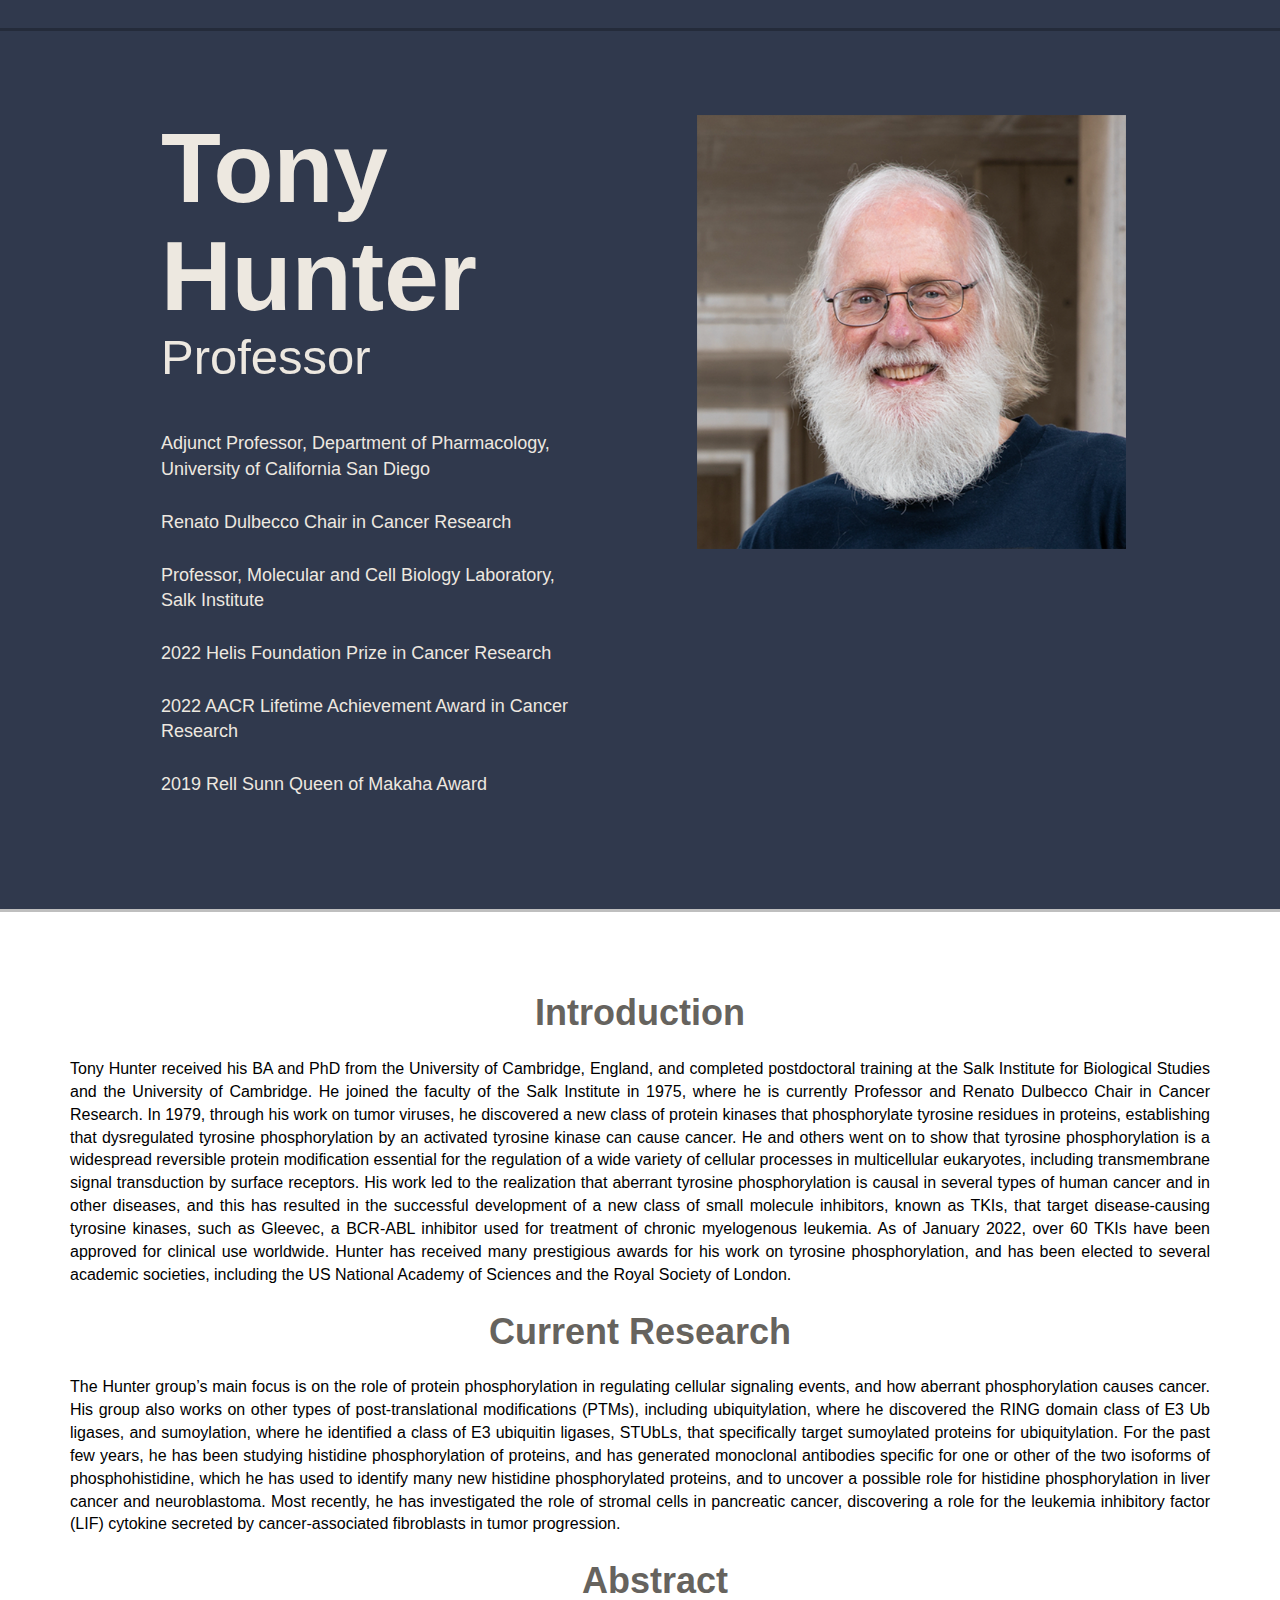
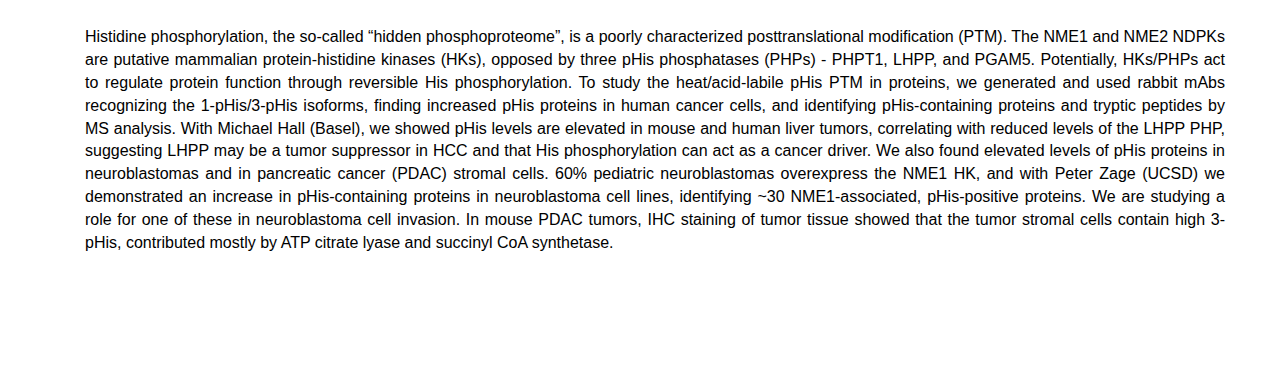
<file: person/Tony Hunter.html>
<!DOCTYPE html>
<html>
<head>
  <title>Tony Hunter</title>
  <link href="css/bootstrap.css" rel='stylesheet' type='text/css'/>
  <!-- Custom Theme files -->
  <link href="css/style.css" rel="stylesheet" type="text/css" media="all"/>
  <!-- Custom Theme files -->
  <meta name="viewport" content="width=device-width, initial-scale=1" charset="utf-8">
  <script type="application/x-javascript"> addEventListener("load", function () {
    setTimeout(hideURLbar, 0);
  }, false);

  function hideURLbar() {
    window.scrollTo(0, 1);
  } </script>
  <!-- jQuery (necessary for Bootstrap's JavaScript plugins) -->
  <script src="js/jquery.min.js"></script>
  <script type="text/javascript" src="js/move-top.js"></script>
  <script type="text/javascript" src="js/easing.js"></script>
  <script type="text/javascript">
    jQuery(document).ready(function ($) {
      $(".scroll").click(function (event) {
        event.preventDefault();
        $('html,body').animate({scrollTop: $(this.hash).offset().top}, 1200);
      });
    });
  </script>
</head>
<body>
<!-- header-section-starts -->
<div class="header">
  <div class="header-top">
    <div class="container">
    </div>
  </div>

  <div class="index-banner">
    <div class="container">
      <div class="wmuSlider example1">
        <div class="wmuSliderWrapper">
          <article style="position: absolute; width: 100%; opacity: 0;">
            <div class="banner-wrap">
              <div class="bannertop_box">
                <h1 style="font-size: 7em;">Tony Hunter<span>Professor</span></h1>
                <label></label>
                <p style="font-size:18px;">Adjunct Professor, Department of Pharmacology, University of California San
                  Diego</p>
                <p style="font-size:18px;">Renato Dulbecco Chair in Cancer Research</p>
                <p style="font-size:18px;">Professor, Molecular and Cell Biology Laboratory, Salk Institute</p>
                <p style="font-size:18px;">2022 Helis Foundation Prize in Cancer Research</p>
                <p style="font-size:18px;">2022 AACR Lifetime Achievement Award in Cancer Research</p>
                <p style="font-size:18px;">2019 Rell Sunn Queen of Makaha Award</p>
              </div>

              <div class="banner_right">
                <a href="javascript:;"><img src="images/Tonny2.png" class="img-responsive" alt=""/></a>
              </div>
              <div class="clearfix"></div>
            </div>
          </article>
        </div>

      </div>
      <script src="js/jquery.wmuSlider.js"></script>
      <script>
        $('.example1').wmuSlider();
      </script>
    </div>
  </div>
</div>
<!-- header-section-ends -->
<!-- content-starts -->
<div class="content">
  <!-- about-section-starts -->
  <div class="about-section" id="aboutus">
    <div class="about-section-head text-center">
      <div class="container">
        <h3>Introduction</h3>
        <p style="text-align:justify;font-size:16px;color:#000;">Tony Hunter received his BA and PhD from the University
          of Cambridge, England, and completed postdoctoral training at the Salk Institute for Biological Studies and
          the University of Cambridge. He joined the faculty of the Salk Institute in 1975, where he is currently
          Professor and Renato Dulbecco Chair in Cancer Research. In 1979, through his work on tumor viruses, he
          discovered a new class of protein kinases that phosphorylate tyrosine residues in proteins, establishing that
          dysregulated tyrosine phosphorylation by an activated tyrosine kinase can cause cancer. He and others went on
          to show that tyrosine phosphorylation is a widespread reversible protein modification essential for the
          regulation of a wide variety of cellular processes in multicellular eukaryotes, including transmembrane signal
          transduction by surface receptors. His work led to the realization that aberrant tyrosine phosphorylation is
          causal in several types of human cancer and in other diseases, and this has resulted in the successful
          development of a new class of small molecule inhibitors, known as TKIs, that target disease-causing tyrosine
          kinases, such as Gleevec, a BCR-ABL inhibitor used for treatment of chronic myelogenous leukemia. As of
          January 2022, over 60 TKIs have been approved for clinical use worldwide. Hunter has received many prestigious
          awards for his work on tyrosine phosphorylation, and has been elected to several academic societies, including
          the US National Academy of Sciences and the Royal Society of London.
        <h3>Current Research</h3>

        <p style="text-align:justify;font-size:16px;color:#000;">The Hunter group’s main focus is on the role of protein
          phosphorylation in regulating cellular signaling events, and how aberrant phosphorylation causes cancer. His
          group also works on other types of post-translational modiﬁcations (PTMs), including ubiquitylation, where he
          discovered the RING domain class of E3 Ub ligases, and sumoylation, where he identified a class of E3
          ubiquitin ligases, STUbLs, that specifically target sumoylated proteins for ubiquitylation. For the past few
          years, he has been studying histidine phosphorylation of proteins, and has generated monoclonal antibodies
          specific for one or other of the two isoforms of phosphohistidine, which he has used to identify many new
          histidine phosphorylated proteins, and to uncover a possible role for histidine phosphorylation in liver
          cancer and neuroblastoma. Most recently, he has investigated the role of stromal cells in pancreatic cancer,
          discovering a role for the leukemia inhibitory factor (LIF) cytokine secreted by cancer-associated fibroblasts
          in tumor progression.
        <div class="container">
          <h3>Abstract</h3>
          <p style="text-align:justify;font-size:16px;color:#000;">Histidine phosphorylation, the so-called “hidden
            phosphoproteome”, is a poorly characterized posttranslational modification (PTM). The NME1 and NME2 NDPKs
            are putative mammalian protein-histidine kinases (HKs), opposed by three pHis phosphatases (PHPs) - PHPT1,
            LHPP, and PGAM5. Potentially, HKs/PHPs act to regulate protein function through reversible His
            phosphorylation. To study the heat/acid-labile pHis PTM in proteins, we generated and used rabbit mAbs
            recognizing the 1-pHis/3-pHis isoforms, finding increased pHis proteins in human cancer cells, and
            identifying pHis-containing proteins and tryptic peptides by MS analysis. With Michael Hall (Basel), we
            showed pHis levels are elevated in mouse and human liver tumors, correlating with reduced levels of the LHPP
            PHP, suggesting LHPP may be a tumor suppressor in HCC and that His phosphorylation can act as a cancer
            driver. We also found elevated levels of pHis proteins in neuroblastomas and in pancreatic cancer (PDAC)
            stromal cells. 60% pediatric neuroblastomas overexpress the NME1 HK, and with Peter Zage (UCSD) we
            demonstrated an increase in pHis-containing proteins in neuroblastoma cell lines, identifying ~30
            NME1-associated, pHis-positive proteins. We are studying a role for one of these in neuroblastoma cell
            invasion. In mouse PDAC tumors, IHC staining of tumor tissue showed that the tumor stromal cells contain
            high 3-pHis, contributed mostly by ATP citrate lyase and succinyl CoA synthetase.</p>
          <br/>

        </div>
        <div class="col-md-3 about-section-bottom-left-grid">
          <h4>Hobby</h4>
        </div>
        <div class="col-md-9 about-section-bottom-right-grid">
          <p>Music | Movies | Sport | Art | Photography</p>
        </div>
        <div class="clearfix"></div>
      </div>
    </div>
  </div>
</div>
</body>
</html>
</file>
<file: person/css/style.css>
/*--
Author: W3layouts
Author URL: http://w3layouts.com
License: Creative Commons Attribution 3.0 Unported
License URL: http://creativecommons.org/licenses/by/3.0/
--*/
body{
	padding:0;
	margin:0;
	font-family: 'Maven Pro', sans-serif;
}
body a{
    transition:0.5s all;
	-webkit-transition:0.5s all;
	-moz-transition:0.5s all;
	-o-transition:0.5s all;
	-ms-transition:0.5s all;
}
h1,h2,h3,h4,h5,h6{
	margin:0;			   
}	
p{
	margin:0;
}
.header {
	background:#30394D;	 
	border-bottom: 3px solid #BFBFBF;
}
.logo{
	float:left;
	width:9%;	 
}
.top-menu{
	float:right;
	padding-top: 2.2em;
	width: 80%;		 
}
.top-menu ul{
	padding:0;
	margin:0;			
}
.top-menu ul li{
	display:inline-block;
	text-transform:uppercase;
	float:left;
	margin: 0 2.5em;
}
.top-menu ul li a{
	color:#FFFFFF;
	text-decoration:none;
	font-size:15px;
	display:block;
	padding:0.5em 1em;
	font-weight:900;
}	
.top-menu ul li a:hover {
	background: #FF3D4E;
	color:#FFFFFF;
}
.header-top {
	border-bottom: 3px solid #242B3A;
	padding:1em 0;
}	
.about-section-head{
	padding: 6em 0;
}	
.about-section-head h3{
	font-weight: 900;
	font-size:36px;
	color: #66635E;
	margin: 0.7em 0;
}	
.about-section-top-grid{
	background: #0288D1;
	padding: 4em 0;
}	
.about-section-head p{
	color: #66635E;
	font-size: 32px;
	font-weight: 400;
}
.about-section-middle-grid{
	background: #00E676;
	padding: 4em 0;					  
}				
.about-section-bottom-grid{
	background: #FFBC00;
	padding: 4em 0;					  
}
.about-section-top-left-grid h4 {
	color: #FFFFFF;
	font-size: 42px;
	font-weight: 400;
}
.about-section-top-right-grid p{
	color:#FFFFFF;
	font-size:34px;
	font-weight:500;
}
.about-section-middle-left-grid h4 {
	color: #FFFFFF;
	font-size:42px;
	font-weight: 400;
}
.about-section-middle-right-grid p{
	color:#FFFFFF;
	font-size:26px;
	font-weight:500;
}
.about-section-bottom-left-grid h4 {
	color: #FFFFFF;
	font-size: 42px;
	font-weight: 400;
}
.about-section-bottom-right-grid p{
	color:#FFFFFF;
	font-size:34px;
	font-weight:500;
}
/***** Slider *****/
.banner-wrap {
	padding:6em 0;
}
.wmuSlider {
	position: relative;
	overflow: hidden;
}
.wmuSlider .wmuSliderWrapper article img {
    width: 100%;
	height: auto;
	display:block;
}
/* Default Skin */
.wmuSliderPagination {
	z-index: 2;
	position: absolute;
	right:44%;
	bottom:20px;
}
ul.wmuSliderPagination {
	padding:0;
}
.wmuSliderPagination li {
	float: left;
	margin:0 15px 0 0;
	list-style-type: none;
}
.wmuSliderPagination a {
	display: block;
	text-indent: -9999px;
	width:20px;
	height:20px;
	background:#FFFFFF;
	border-radius:50%;
}
.wmuSliderPagination a.wmuActive {
	background:#FF3D4E;
}
/* Default Skin */
.wmuGallery .wmuGalleryImage {
	margin-bottom: 10px;
}
.wmuSliderPrev, .wmuSliderNext {
	position: absolute;
	width:30px;
	height:50px;
	text-indent: -9999px;
	background: url(../images/img-sprite.png)no-repeat;
	top:48%;
	z-index: 2;
	cursor: pointer;
}
.wmuSliderPrev {
	background-position:0px -95px;
	left:0;
}
.wmuSliderNext {
	background-position:-28px -96px;
	right: 0px;
}
.bannertop_box{
	width:45%;
	float:left;
	padding:0 0 0 6.5em;
}
.bannertop_box h1 {
	color: #EDE8E0;
	font-size:8em;
	font-weight:900;
}
.bannertop_box h1 span{
	color: #EDE8E0;
	font-size:0.5em;
	font-weight:400;
	display:block;
}
.bannertop_box label{
	margin:0;
	color:#EDE8E0;
	font-size:23px;
	font-weight:400;
}
.bannertop_box p{
	margin:1.5em 0;
	color:#EDE8E0;
	font-size:23px;
	font-weight:400;
}
span.bold.block {
	display: block;
}
span.bold {
	text-transform: uppercase;
	font-weight: 900;
	font-size: 1.3em;
}

.banner_right {
	float: right;
	width: 45%;
	padding-right: 6em;
}
.banner_right h1{
	color:#fff51f;
	font-size:4em;
	font-weight:bold;
	line-height: 0.9em;
}
.banner_right p{
	float:right;
	color:#fff51f;
	font-size:1.1em;
}
.banner_btn {
	display: inline-block;
	background: #fff51f;
	padding:16px 25px;
	color: #333;
	font-size: 0.85em;
	line-height: 18px;
	text-transform: uppercase;
	font-weight: bold;
	text-align: left;
	transition: 0.2s;
	-webkit-transition: 0.2s;
	-moz-transition: 0.2s;
	-o-transition: 0.2s;
	margin-top: 4em;
}
.banner_btn:hover{
	color:#fb4d01;
	text-decoration:none;
}
.work-section-head h3{
	font-weight: 900;
	font-size: 36px;
	color: #66635E;
	margin: 1.2em 0;
}	
.work-section{
	padding:4em 0;			 
}
#portfoliolist .portfolio {
	-webkit-box-sizing: border-box;
	-moz-box-sizing: border-box;
	-o-box-sizing: border-box;
	width: 33.333%;
	display:none;
	float:left;
	overflow:hidden;
}	
.portfolio-wrapper{
	overflow:hidden;
	position: relative !important;
	cursor:pointer;
	padding: 2em 1em;
}
.portfolio img {
	max-width:100%;
	transition: all 300ms!important;
	-webkit-transition: all 300ms!important;
	-moz-transition: all 300ms!important;
	display: block;
}
a.lightbox img {
	width:100%;
	-webkit-transition: .5s ease-in-out;
	-moz-transition: .5s ease-in-out;
	-o-transition: .5s ease-in-out;
}

/* Styles the lightbox, removes it from sight and adds the fade-in transition */

.lightbox-target {
	position: fixed;
	top: -100%;
	width: 100%;
	background: rgba(0,0,0,.7);
	width: 100%;
	opacity: 0;
	-webkit-transition: opacity .5s ease-in-out;
	-moz-transition: opacity .5s ease-in-out;
	-o-transition: opacity .5s ease-in-out;
	transition: opacity .5s ease-in-out;
	overflow: hidden;
	z-index: 999;
}

/* Styles the lightbox image, centers it vertically and horizontally, adds the zoom-in transition and makes it responsive using a combination of margin and absolute positioning */

.lightbox-target img {
	margin: auto;
	position: absolute;
	top: 0;
	left:0;
	right:0;
	bottom: 0;
	max-height: 0%;
	max-width: 0%;
	border: 10px solid white;
	box-shadow: 0px 0px 8px rgba(0,0,0,.3);
	box-sizing: border-box;
	-webkit-transition: .5s ease-in-out;
	-moz-transition: .5s ease-in-out;
	-o-transition: .5s ease-in-out;
	transition: .5s ease-in-out;
}

/* Styles the close link, adds the slide down transition */

a.lightbox-close {
	display: block;
	width:50px;
	height:50px;
	box-sizing: border-box;
	background: white;
	color: black;
	text-decoration: none;
	position: absolute;
	top: -80px;
	right: 0;
	-webkit-transition: .5s ease-in-out;
	-moz-transition: .5s ease-in-out;
	-o-transition: .5s ease-in-out;
	transition: .5s ease-in-out;
}

/* Provides part of the "X" to eliminate an image from the close link */

a.lightbox-close:before {
	content: "";
	display: block;
	height: 30px;
	width: 1px;
	background: black;
	position: absolute;
	left: 26px;
	top:10px;
	-webkit-transform:rotate(45deg);
	-moz-transform:rotate(45deg);
	-o-transform:rotate(45deg);
	transform:rotate(45deg);
}

/* Provides part of the "X" to eliminate an image from the close link */

a.lightbox-close:after {
	content: "";
	display: block;
	height: 30px;
	width: 1px;
	background: black;
	position: absolute;
	left: 26px;
	top:10px;
	-webkit-transform:rotate(-45deg);
	-moz-transform:rotate(-45deg);
	-o-transform:rotate(-45deg);
	transform:rotate(-45deg);
}

/* Uses the :target pseudo-class to perform the animations upon clicking the .lightbox-target anchor */

.lightbox-target:target {
	opacity: 1;
	top: 0;
	bottom: 0;
	right:0;
}

.lightbox-target:target img {
	max-height: 100%;
	max-width: 100%;
	width:40%;
}

.lightbox-target:target a.lightbox-close {
	top: 0px;
}
a.lightbox img:hover { 
	background:#21A957;
}				
span.more{
	font-size:24px;
	font-weight:400;
	color:#66635E;
	text-align:center;
	margin: 1em 0;
	display:block;
}	
span.more a {
	text-decoration: none;
	font-weight: 900;
	color: #0288D1;
}
span.more a:hover{
	color:#1372A5;
}		
.clients-section-head h3{
	font-weight: 900;
	font-size: 36px;
	color: #FFFFFF;
	margin: 1.5em 0;
}	
.client-section-grid img{
	padding: 4em 0;
}
.clients-section{
	background:#FF3D4E;
	padding:3em 0;				 
}
.contact-section-head h3{
	font-weight: 900;
	font-size: 36px;
	color: #FFFFFF;
	margin: 1.5em 0;
}
.contact-section{
	background:#0288D1;
	padding:3em 0;	
}
.comments-area input[type="text"],.comments-area textarea{
	padding: 8px 15px;
	width:100%;
	color: #0288D1;
	font-size: 15px;
	font-weight:500;
	border: none;
	background: #F7F3ED;
	outline: none;
	display: block;
}
.comments-area textarea {
	resize:none;
	height:15em;
}								
.comments-area label {
	color: #FFFFFF;
	font-size: 28px;
	font-weight: 400;
	margin: 0;
}
.comments-area {
	width: 60%;
	margin: 0 auto;
}
.comments-area p{
	margin:2.3em 0;
}
.comments-area input[type="submit"]{
	padding: 0 1em;
	font-size: 38px;
	font-weight: 900;
	color: #FFFFFF;
	border: none;
	outline: none;
	background: #FF3D4E;
	text-transform: uppercase;
	text-align:right;
}
.comments-area input[type="submit"]:hover{
	background:#015F92;
	transition:0.5s all;
	-webkit-transition:0.5s all;
	-moz-transition:0.5s all;
	-o-transition:0.5s all;
	-ms-transition:0.5s all;
}
.submit {
	text-align: right;
	margin:3em 0;
}
.social-icons i {
	width: 90px;
	height: 90px;
	background: url("../images/img-sprite.png") no-repeat 0px 0px;
	display: inline-block;
}
.social-icons i :hover{
	width: 90px;
	height: 90px;
	background: url("../images/img-sprite.png") no-repeat 0px 0px;
	display: inline-block;
	opacity: 0.5;
}
.social-icons i.behance-icon{
	background-position:0px 0px;						 
}
.social-icons i.behance-icon:hover{
	background-position:0px 0px;
	opacity: 0.5;
	color:#fff;	
	transition:0.5s all;
	-webkit-transition:0.5s all;
	-moz-transition:0.5s all;
	-o-transition:0.5s all;
	-ms-transition:0.5s all;
}
.social-icons i.dribble-icon{
	background-position:-90px 0px;						 
}
.social-icons i.dribble-icon:hover{
	background-position:-90px 0px;
	opacity: 0.5;
	color:#fff;	
	transition:0.5s all;
	-webkit-transition:0.5s all;
	-moz-transition:0.5s all;
	-o-transition:0.5s all;
	-ms-transition:0.5s all;
}
.social-icons i.linkein-icon{
	background-position:-180px 0px;						 
}   
.social-icons i.linkein-icon:hover{
	background-position:-180px 0px;
	opacity: 0.5;
	color:#fff;	
	transition:0.5s all;
	-webkit-transition:0.5s all;
	-moz-transition:0.5s all;
	-o-transition:0.5s all;
	-ms-transition:0.5s all;
}
.social-icons i.vimeo-icon{
	background-position:-270px 0px;						 
}
.social-icons i.vimeo-icon:hover{
	background-position:-270px 0px;
	opacity: 0.5;
	color:#fff;	
	transition:0.5s all;
	-webkit-transition:0.5s all;
	-moz-transition:0.5s all;
	-o-transition:0.5s all;
	-ms-transition:0.5s all;
}						  
.social-icons i.twitter-icon{
	background-position:-360px 0px;						 
}
.social-icons i.twitter-icon:hover{
	background-position:-360px 0px;
	opacity: 0.5;
	color:#fff;	
	transition:0.5s all;
	-webkit-transition:0.5s all;
	-moz-transition:0.5s all;
	-o-transition:0.5s all;
	-ms-transition:0.5s all;
}								  
.social-icons i.facebook-icon{
	background-position:-450px 0px;						 
}
.social-icons i.facebook-icon:hover{
	background-position:-450px 0px;
	opacity: 0.5;
	color:#fff;	
	transition:0.5s all;
	-webkit-transition:0.5s all;
	-moz-transition:0.5s all;
	-o-transition:0.5s all;
	-ms-transition:0.5s all;
}	
.social-icons i.skype-icon{
	background-position:-540px 0;						 
}
.social-icons i.skype-icon:hover{
	background-position:-540px 0px;
	opacity: 0.5;
	color:#fff;	
	transition:0.5s all;
	-webkit-transition:0.5s all;
	-moz-transition:0.5s all;
	-o-transition:0.5s all;
	-ms-transition:0.5s all;
}	
.social-icons{
	text-align: center;
	margin: 5em 0 2em 0;
}
.copyright p{
	color:#FFFFFF;
	font-weight:400;
	font-size:19px;
	text-align:center;
}
.copyright p a{
	color:#FF3D4E;
}	
.copyright p a:hover{
	color:#015F92;
}	
.footer{
	background:#30394D;
	padding:3em 0;
}
#toTop {
	display: none;
	text-decoration: none;
	position: fixed;
	bottom: 10px;
	right: 10px;
	overflow: hidden;
	width: 48px;
	height: 48px;
	border: none;
	text-indent: 100%;
	background: url("../images/to-top2.png") no-repeat 0px 0px;
}

/*----- responsive-design ------*/	
 @media screen and (max-width:1366px){
	.lightbox-target:target img{
		width: 50%;
	}
	.about-section-head{
		padding: 4em 0;
	}
	.work-section{
		padding: 2em 0;
	}
	}

 @media screen and (max-width:1024px){
	.logo{
		width: 11%;
	} 
	.bannertop_box{
		width: 47%;
		padding: 0 0 0 5em;
	}
	.banner_right{
		width: 47%;
		padding-right: 5em;
	}
	.bannertop_box h1{
		font-size: 7em;
	}
	.bannertop_box p{
		font-size: 20px;
	}
	span.bold{
		font-size: 1.2em;
	}
	.bannertop_box label{
		font-size: 20px;
	}
	.about-section-head{
		padding: 3em 0;
	}
	.about-section-head p {
		font-size: 27px;
	}
	.about-section-head h3{
		font-size: 35px;
		margin: 0.4em 0;
	}
	.about-section-top-left-grid h4 {
		font-size: 36px;
	}
	.about-section-top-right-grid p{
		font-size: 29px;
	}
	.about-section-top-right-grid,.about-section-top-left-grid,
	.about-section-middle-right-grid,.about-section-middle-left-grid,
	.about-section-top-bottom-grid,.about-section-bottom-left-grid {
		padding: 0;
	}
	.about-section-middle-left-grid h4 {
		font-size: 36px;
	}
	.about-section-middle-right-grid p {
		font-size: 23px;
	}
	.about-section-bottom-left-grid h4{
		font-size: 36px;
	}
	.about-section-bottom-right-grid p{
		font-size: 29px;
	}
	.work-section {
		padding: 1em 0;
	}
	.work-section-head h3{
		font-size: 35px;
		margin: 1em 0;
	}
	.client-section-grid img{
		padding: 3em 0;
	}
	.clients-section-head h3{
		font-size: 35px;
		margin: 1em 0;
	}
	.contact-section-head h3{
		font-size: 35px;
		margin: 1.2em 0;
	}
	.comments-area{
		width: 70%;
	}
	}
 @media screen and (max-width:800px){
	.top-menu ul li a {
		font-size: 14px;
		padding: 0.45em 0.9em;
	}
	.top-menu ul li {
		margin: 0 1.5em;
	}
	.logo{
		width: 15%;
	}
	.top-menu{
		width: 73%;
	}
	.bannertop_box{
		width: 45%;
		padding: 0 0 0 4em;
	}
	.banner_right{
		width: 45%;
		padding-right: 4em;
	}
	.bannertop_box h1{
		font-size: 4.8em;
	}
	.bannertop_box p{
		font-size: 15px;
	}
	.bannertop_box label{
		font-size: 15px;
	}
	span.bold{
		font-size: 1.1em;
	}
	.about-section-head p{
		font-size: 22px;
	}
	.about-section-head h3{
		font-size: 33px;
		margin: 0.3em 0;
	}
	.about-section-top-grid, .about-section-middle-grid,.about-section-bottom-grid{
		padding: 3em 0;
		text-align: center;
	}
	.about-section-top-left-grid h4 ,.about-section-middle-left-grid h4,.about-section-bottom-left-grid h4{
		padding: 0 0 0.5em 0;
	}
	.work-section-head h3 {
		font-size: 33px;
		margin: 0.6em 0;
	}
	.clients-section-head h3 {
		font-size: 33px;
		margin: 0.6em 0;
	}
	.contact-section-head h3 {
		font-size: 33px;
		margin: 1em 0;
	}
	.comments-area label{
		font-size: 25px;
	}
	.comments-area p {
		margin: 1.7em 0;
	}
	.comments-area textarea {
		height: 14em;
	}
	.comments-area 
	{
	width: 80%;
	}
	.contact-section {
		padding: 1em 0;
	}
	.comments-area input[type="submit"] {
		font-size: 34px;
	}
	.client-section-grid img {
		padding: 2.5em 0;
	}
	.social-icons i{
		width: 60px;
		height: 60px;
		background-size: 690%;		 
	}	
	.social-icons i.dribble-icon {
		background-position: -59px 0px;
	}	
	.social-icons i.dribble-icon:hover {
		background-position: -59px 0px;
	}	
	.social-icons i.linkein-icon {
		background-position: -118px 0px;
	}
	.social-icons i.linkein-icon:hover {
		background-position: -118px 0px;
	}	
	.social-icons i.vimeo-icon {
		background-position: -177px 0px;}
	.social-icons i.vimeo-icon:hover {
		background-position: -177px 0px;}
	.social-icons i.twitter-icon {
		background-position: -236px 0px;
	}
	.social-icons i.twitter-icon:hover {
		background-position: -236px 0px;
	}	
	.social-icons i.facebook-icon {
		background-position: -296px 0px;}
	.social-icons i.facebook-icon:hover {
		background-position: -296px 0px;}	
	.social-icons i.skype-icon {
		background-position: -354px 0px;
	}
	.social-icons i.skype-icon:hover {
		background-position: -354px 0px;
	}	
	.social-icons {
		margin: 4em 0 2em 0;
	}	
	.submit {
		margin: 2em 0;
	}						  
	.footer {
		padding: 3em 0;
	}
	}
 @media screen and (max-width:768px){
 /*----- resposnive-menu -----*/   
	.logo img {
		width: 80px;
	}
	span.menu:before {
		content: url(../images/nav-icon.png);
		cursor: pointer;
	}
	.top-menu {
		width: 100%;
		text-align: right;
		padding-top: 1.65em;
	}
	.top-menu {
		float: none;
	}
	.top-menu  ul{
		display:none;
	}
	.top-menu  ul li {
		font-size: 16px;
		display:block;
		float:none;
	}
	.top-menu  span.menu{
		display:block;
	}
	.top-menu  ul{
		margin-top:1.3em;
		padding: 1em 0;
		z-index: 999;
		position: absolute;
		width: 96%;
		background:rgba(0, 230, 118, 0.77);
		text-align: center;
	}
	.top-menu ul li a {
		font-size: 16px;
		padding: 0.7em 0.9em;
	}
	}
 @media screen and (max-width:640px){ 
	.logo {
		width: 18%;
	}
	.logo img {
		width: 75px;
	}
	.bannertop_box h1 {
		font-size: 3em;
	}
	.bannertop_box label{
		font-size: 14px;
	}
	.bannertop_box {
		width: 48%;
		padding: 0 0 0 3em;
	}
	.banner_right{
		width: 48%;
		padding-right: 3em;
	}
	.bannertop_box p{
		font-size: 14px;
	}
	.about-section-head h3 {
		font-size: 28px;
		margin: 0.2em 0;
	}
	.about-section-head p {
		font-size: 18px;
	}
	.about-section-head{
		padding: 2em 0;
	}	
	.about-section-top-left-grid h4, .about-section-middle-left-grid h4, .about-section-bottom-left-grid h4{
		font-size: 33px;
		padding: 0 0 0.4em 0;
	}
	.about-section-top-right-grid p{
		font-size: 23px;
	}	
	.about-section-top-grid, .about-section-middle-grid, .about-section-bottom-grid {
		padding: 2em 0;
		text-align: center;
	}	
	.about-section-middle-right-grid p{
		font-size: 19px;
	}
	.about-section-bottom-right-grid p {
		font-size: 23px;
	}
	.work-section-head h3 {
		font-size: 28px;
		margin: 0;
	}
	.portfolio-wrapper{
		padding: 1.2em 0.6em;
	}	
	.work-section{
		padding: 2em 0;
	}
	span.more {
		font-size: 20px;
		margin: 0.5em 0;
	}												
	.clients-section-head h3 {
		font-size: 28px;
		margin: 0.2em 0;
	}
	.client-section-grid img {
		padding: 2em 0;
	}
	.contact-section-head h3 {
		font-size: 28px;
		margin: 0.5em 0;
	}
	.comments-area label {
		font-size: 22px;
	}	
	.comments-area input[type="text"], .comments-area textarea{
		padding: 6px 15px;
	}	
	.comments-area textarea {
		height: 12em;
	}
	.comments-area input[type="submit"] {
		font-size: 30px;
	}
	.submit {
		margin: 2em 0;
	}
	.banner-wrap {
		padding: 4em 0;
	}
	.wmuSliderPagination{
		bottom: 7px;
	}
	.wmuSliderPagination a {
		width: 15px;
		height: 15px;
	}						
	}
@media screen and (max-width:480px){
	.logo {
		width: 24%;
	}
	.logo img {
		width: 70px;
	}
	.top-menu ul {
		margin-top: 0.5em;
		padding: 1em 0;
	}
	.banner-wrap {
		padding: 2em 0 4em 0;
	}
	.bannertop_box h1 {
		font-size: 1.8em;
	}
	.bannertop_box label {
		font-size: 10px;
	}
	.bannertop_box p {
		font-size: 11px;
		margin: 1em 0;
	}
	.wmuSliderPagination {
		right: 39%;
	}
	.wmuSliderPagination a {
		width: 12px;
		height: 12px;
	}
	.about-section-head h3 {
		font-size: 22px;
		margin: 0.2em 0;
		}
	.about-section-head p {
		font-size: 15px;
	}
	.about-section-head {
		padding: 1.3em 0;
	}
	.about-section-top-grid, .about-section-middle-grid, .about-section-bottom-grid {
		padding: 1.3em 0;
	}
	.about-section-top-right-grid p {
		font-size: 18px;
	}
	.about-section-top-left-grid h4, .about-section-middle-left-grid h4, .about-section-bottom-left-grid h4 {
		font-size: 30px;
		padding: 0 0 0.2em 0;
	}
	.about-section-middle-right-grid p {
		font-size: 14px;
	}
	.about-section-bottom-right-grid p {
		font-size: 20px;
	}
	.work-section-head h3 {
		font-size: 22px;
	}
	.lightbox-target:target img {
		width: 86%;
		border: 7px solid white;
	}
	.wmuSliderPrev, .wmuSliderNext{
		top: 42%;
	}
	span.more {
		font-size: 18px;
		margin: 0.2em 0;
	}	
	.clients-section-head h3 {
		font-size: 22px;
		margin: 0;
	}
	.client-section-grid img {
		padding: 1em 0;
	}	
	.contact-section-head h3 {
		font-size: 22px;
	}
	.comments-area label {
		font-size: 18px;
	}
	.comments-area p {
		margin: 1em 0;
	}
	.comments-area input[type="text"], .comments-area textarea {
		padding: 5px 10px;
		font-size: 13px;
	}
	.comments-area textarea {
		height: 9em;
	}
	.social-icons {
		text-align: center;
		margin: 3em 0 1em 0;
	}
	.submit {
		margin: 1.3em 0;
	}
	.footer {
		padding: 2em 0;
	}
	.social-icons i{
		width: 35px;
		height: 35px;
		background-size: 690%;		 
	}	
	.social-icons i.dribble-icon {
		background-position: -35px 0px;
	}
	.social-icons i.dribble-icon:hover {
		background-position: -35px 0px;
	}	
	.social-icons i.linkein-icon {
		background-position: -69px 0px;
	}
	.social-icons i.linkein-icon:hover {
		background-position: -69px 0px;
	}	
	.social-icons i.vimeo-icon {
		background-position: -104px 0px;}
	.social-icons i.vimeo-icon:hover {
		background-position: -104px 0px;}
	.social-icons i.twitter-icon {
		background-position: -138px 0px;
	}
	.social-icons i.twitter-icon:hover {
		background-position: -138px 0px;
	}	
	.social-icons i.facebook-icon {
		background-position: -173px 0px;}
	.social-icons i.facebook-icon:hover {
		background-position: -173px 0px;}	
	.social-icons i.skype-icon {
		background-position: -207px 0px;
	}
	.social-icons i.skype-icon:hover {
		background-position: -207px 0px;
	}	
	.comments-area input[type="submit"] {
		font-size: 27px;
	}
	.copyright p {
		font-size: 20px;										  
	}
	.top-menu ul {
		width: 94%;
	}
	}
@media screen and (max-width:320px){					   
	.copyright p {
		font-size: 13px;
	}	
	.footer {
		padding: 1.5em 0;
	}	
	.comments-area {
		width: 96%;
	}	
	.comments-area input[type="text"], .comments-area textarea {
		padding: 5px 15px;
	}
	.comments-area input[type="submit"] {
		font-size: 24px;
		padding: 0 0.8em;
	}
	.about-section-head p {
		font-size: 13px;
	}
	.about-section-top-left-grid h4, .about-section-middle-left-grid h4, .about-section-bottom-left-grid h4 {
		font-size: 25px;
	}
	.about-section-top-grid, .about-section-middle-grid, .about-section-bottom-grid {
		padding: 1em 0;
	}
	.about-section-top-right-grid p {
		font-size: 11px;
	}
	.about-section-middle-right-grid p {
		font-size: 9px;
	}
	.about-section-bottom-right-grid {
		padding: 0;
	}
	.about-section-bottom-right-grid p {
		font-size: 13px;
	}
	span.more {
		font-size: 14px;
	}
	.work-section {
		padding: 1.2em 0;
	}
	.portfolio-wrapper {
		padding: 0.8em 0.6em;
	}
	.work-section-head h3 {
		font-size: 20px;
	}
	.social-icons {
		margin: 2em 0 0em 0;
	}
	.bannertop_box {
		display:none;
	}
	.banner_right {
		width: 86%;
		padding: 0 3.5em 0 1em;
		text-align: center;
	}
	.wmuSliderPagination {
		right: 39%;
	}
	.wmuSliderPagination li {
		margin: 0 10px 0 0;
	}
	.wmuSliderPagination a {
		width: 10px;
		height: 10px;
	}
	.top-menu ul {
		padding: 1em 0;
		width: 92%;
	}
	.wmuSliderPrev, .wmuSliderNext {
		top: 39%;
	}
	#portfoliolist .portfolio{
		width:100%;
	}
	.logo img {
		width: 55px;
	}
	.top-menu {
		padding-top: 0.7em;
	}
	.social-icons i {
		width: 30px;
		height: 30px;
		background-size: 700%;
	}
	.social-icons i.dribble-icon {
		background-position: -30px 0px;
	}
	.social-icons i.dribble-icon:hover {
		background-position: -30px 0px;
	}
	.social-icons i.linkein-icon {
		background-position: -60px 0px;
	}
	.social-icons i.linkein-icon:hover {
		background-position: -60px 0px;
	}	
	.social-icons i.vimeo-icon {
		background-position: -90px 0px;
	}
	.social-icons i.vimeo-icon:hover {
		background-position: -90px 0px;
	}
	.social-icons i.twitter-icon {
		background-position: -120px 0px;
	}
	.social-icons i.twitter-icon:hover {
		background-position: -120px 0px;
	}	
	.social-icons i.facebook-icon {
		background-position: -150px 0px;}
	.social-icons i.facebook-icon:hover {
		background-position: -150px 0px;}	
	.social-icons i.skype-icon {
		background-position: -180px 0px;
	}
	.social-icons i.skype-icon:hover {
		background-position: -180px 0px;
	}
	}
</file>
